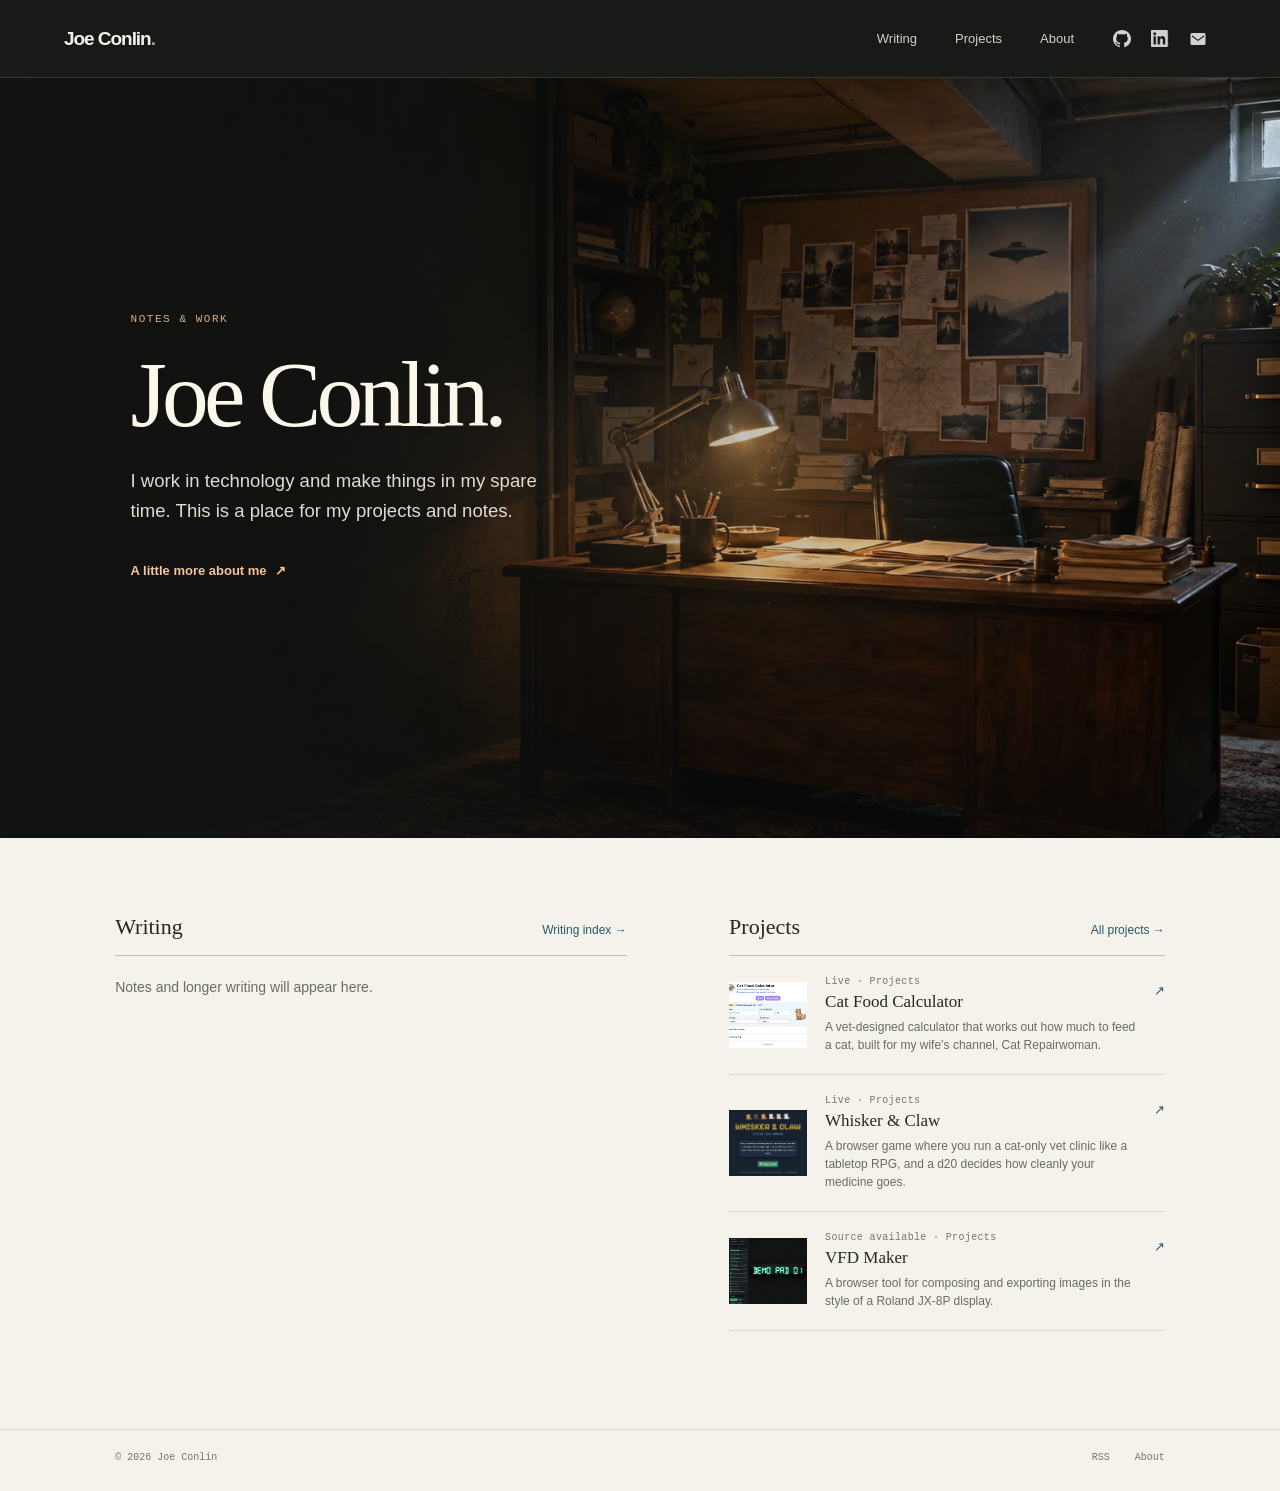
<file: index.html>
<!doctype html><html lang=en><head><meta charset=utf-8><meta name=viewport content="width=device-width,initial-scale=1"><meta name=description content="Writing, projects, and notes by Joe Conlin."><link rel=canonical href=https://joeconlin.org/><link rel=icon href=/favicon.svg type=image/svg+xml><link rel=alternate type=application/rss+xml title="Joe Conlin — notes & work" href=/index.xml><link rel=stylesheet href="/css/site.css?v=project-links"><title>Joe Conlin — notes & work</title><meta property="og:type" content="website"><meta property="og:site_name" content="Joe Conlin"><meta property="og:title" content="Joe Conlin"><meta property="og:description" content="Writing, projects, and notes by Joe Conlin."><meta property="og:url" content="https://joeconlin.org/"><meta property="og:image" content="https://joeconlin.org/office-preview-original_hu_b73acf3368f8c373.jpg"><meta property="og:image:width" content="1200"><meta property="og:image:height" content="630"><meta property="og:image:alt" content="A warmly lit, illustrated home office with a desk, bookshelves, and a corkboard."><meta name=twitter:card content="summary_large_image"><script type=application/ld+json>{"@context":"https://schema.org","@type":"Person","email":"hello@joeconlin.org","name":"Joe Conlin","sameAs":["https://github.com/joeconlin","https://www.linkedin.com/in/jtconlin/"],"url":"https://joeconlin.org/"}</script><script async src="https://www.googletagmanager.com/gtag/js?id=G-WJGXQ3BWRX"></script><script>window.dataLayer=window.dataLayer||[];function gtag(){dataLayer.push(arguments)}gtag("js",new Date),gtag("config","G-WJGXQ3BWRX")</script><meta name=theme-color content="#181a18"><link rel=stylesheet href="/office-preview/css/office-preview.css?v=project-links"><meta name=generator content="Hugo 0.168.0"></head><body class=office-page><a class=skip-link href=#office-content>Skip to content</a><header class=office-header><a class=office-mark href=/ aria-label="Joe Conlin home">Joe Conlin<span>.</span></a><div class=office-header-actions><nav aria-label="Main navigation"><a href=/writing/>Writing</a><a href=/projects/>Projects</a><a href=/about/>About</a></nav><div class=office-social-links role=group aria-label="Profiles and contact"><a class=office-social-link href=https://github.com/joeconlin rel=me aria-label=GitHub><img src=/images/github.svg width=18 height=18 alt></a><a class=office-social-link href=https://www.linkedin.com/in/jtconlin/ rel=me aria-label=LinkedIn><img src=/images/linkedin-in-bug-black.png width=18 height=18 alt></a><a class=office-social-link href=mailto:hello@joeconlin.org aria-label=Email><img src=/images/email.svg width=18 height=18 alt></a></div></div></header><main id=office-content><section class=office-hero aria-labelledby=office-title><img class=office-image src=/office-preview/images/office-preview.webp width=1672 height=941 alt="A warmly lit, illustrated home office with a desk, bookshelves, and a corkboard." fetchpriority=high decoding=async><div class=office-shade aria-hidden=true></div><div class="office-light office-light--daylight" aria-hidden=true></div><div class="office-light office-light--lamp" aria-hidden=true></div><div class=office-dust aria-hidden=true><span class=dust-cool></span><span class=dust-cool></span><span class=dust-cool></span><span class=dust-cool></span><span class=dust-warm></span><span class=dust-warm></span><span class=dust-warm></span><span class=dust-warm></span><span class=dust-warm></span><span class=dust-cool></span><span class=dust-warm></span><span class=dust-warm></span></div><div class=office-copy><p class=office-eyebrow>Notes & work</p><h1 id=office-title>Joe Conlin.</h1><p class=office-deck>I work in technology and make things in my spare time. This is a place for my projects and notes.</p><a class=office-about href=/about/>A little more about me <span aria-hidden=true>↗</span></a></div></section><section class=office-reading aria-label="Selected writing and projects"><div class=office-column><div class=office-section-heading><h2>Writing</h2><a href=/writing/>Writing index <span aria-hidden=true>→</span></a></div><p class=office-empty>Notes and longer writing will appear here.</p></div><div class=office-column><div class=office-section-heading><h2>Projects</h2><a href=/projects/>All projects <span aria-hidden=true>→</span></a></div><article class=list-row><a href=/projects/cat-food-calculator/ class=row-link><img class=row-image src=/images/cat-food-calculator.jpg alt="The Cat Food Calculator's first step, asking for a cat's name, current weight, life stage, and activity level, next to a cartoon cat." loading=lazy width=176 height=124>
<span class=row-content><span class=row-date>Live · Projects</span><span class=row-title>Cat Food Calculator</span><span class=row-summary>A vet-designed calculator that works out how much to feed a cat, built for my wife&rsquo;s channel, Cat Repairwoman.</span></span><span class=row-arrow aria-hidden=true>↗</span></a></article><article class=list-row><a href=/projects/whisker-and-claw/ class=row-link><img class=row-image src=/images/whisker-and-claw.jpg alt="The Whisker & Claw title screen, with six pixel-art cats above the yellow title and a green New Game button." loading=lazy width=176 height=124>
<span class=row-content><span class=row-date>Live · Projects</span><span class=row-title>Whisker & Claw</span><span class=row-summary>A browser game where you run a cat-only vet clinic like a tabletop RPG, and a d20 decides how cleanly your medicine goes.</span></span><span class=row-arrow aria-hidden=true>↗</span></a></article><article class=list-row><a href=/projects/vfd-maker/ class=row-link><img class=row-image src=/images/vfd-maker-demo.jpg alt="VFD Maker open with a fictional “DEMO PAD 01” line displayed in green segmented lettering." loading=lazy width=176 height=124>
<span class=row-content><span class=row-date>Source available · Projects</span><span class=row-title>VFD Maker</span><span class=row-summary>A browser tool for composing and exporting images in the style of a Roland JX-8P display.</span></span><span class=row-arrow aria-hidden=true>↗</span></a></article></div></section></main><footer class=office-footer><span>© 2026 Joe Conlin</span><a href=/index.xml>RSS</a><a href=/about/>About</a></footer><script src="/office-preview/js/office-preview.js?v=motion-1024" defer></script></body></html>
</file>
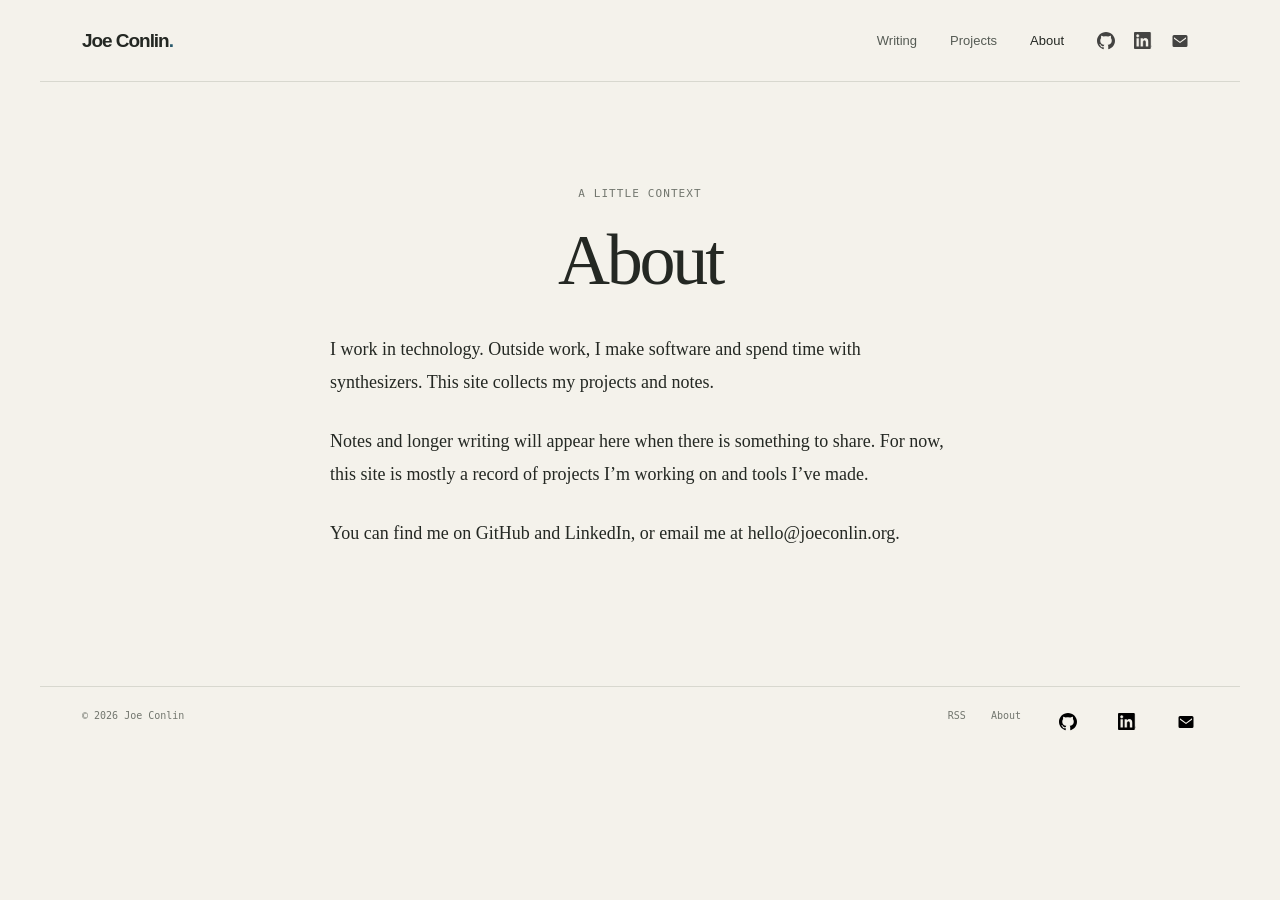
<file: about/index.html>
<!doctype html><html lang=en><head><meta charset=utf-8><meta name=viewport content="width=device-width,initial-scale=1"><meta name=description content="I work in technology. Outside work, I make software and spend time with synthesizers. This site collects my projects and notes.
Notes and longer writing will appear here when there is something to share. For now, this site is mostly a record of projects I’m working on and tools I’ve made.
You can find me on GitHub and LinkedIn, or email me at hello@joeconlin.org.
"><link rel=canonical href=https://joeconlin.org/about/><link rel=icon href=/favicon.svg type=image/svg+xml><link rel=alternate type=application/rss+xml title="Joe Conlin — notes & work" href=/index.xml><link rel=stylesheet href="/css/site.css?v=project-links"><title>About — Joe Conlin — notes & work</title><meta property="og:type" content="article"><meta property="og:site_name" content="Joe Conlin"><meta property="og:title" content="About"><meta property="og:description" content="I work in technology. Outside work, I make software and spend time with synthesizers. This site collects my projects and notes.
Notes and longer writing will appear here when there is something to share. For now, this site is mostly a record of projects I’m working on and tools I’ve made.
You can find me on GitHub and LinkedIn, or email me at hello@joeconlin.org.
"><meta property="og:url" content="https://joeconlin.org/about/"><meta property="og:image" content="https://joeconlin.org/office-preview-original_hu_b73acf3368f8c373.jpg"><meta property="og:image:width" content="1200"><meta property="og:image:height" content="630"><meta property="og:image:alt" content="A warmly lit, illustrated home office with a desk, bookshelves, and a corkboard."><meta name=twitter:card content="summary_large_image"><script async src="https://www.googletagmanager.com/gtag/js?id=G-WJGXQ3BWRX"></script><script>window.dataLayer=window.dataLayer||[];function gtag(){dataLayer.push(arguments)}gtag("js",new Date),gtag("config","G-WJGXQ3BWRX")</script></head><body><header class=site-header><a class=wordmark href=/ aria-label="Joe Conlin home">Joe Conlin<span class=wordmark-dot>.</span></a><div class=header-actions><nav aria-label="Main navigation"><a href=/writing/>Writing</a><a href=/projects/>Projects</a><a href=/about/ aria-current=page>About</a></nav><div class=header-social-links role=group aria-label="Profiles and contact"><a class=header-social-link href=https://github.com/joeconlin rel=me aria-label=GitHub><img src=/images/github.svg width=18 height=18 alt></a><a class=header-social-link href=https://www.linkedin.com/in/jtconlin/ rel=me aria-label=LinkedIn><img src=/images/linkedin-in-bug-black.png width=18 height=18 alt></a><a class=header-social-link href=mailto:hello@joeconlin.org aria-label=Email><img src=/images/email.svg width=18 height=18 alt></a></div></div></header><main class=article-main><article><header class=article-heading><p class=eyebrow>A little context</p><h1>About</h1></header><div class=prose><p>I work in technology. Outside work, I make software and spend time with synthesizers. This site collects my projects and notes.</p><p>Notes and longer writing will appear here when there is something to share. For now, this site is mostly a record of projects I’m working on and tools I’ve made.</p><p>You can find me on <a href=https://github.com/joeconlin>GitHub</a> and <a href=https://www.linkedin.com/in/jtconlin/>LinkedIn</a>, or email me at <a href=mailto:hello@joeconlin.org>hello@joeconlin.org</a>.</p></div></article></main><footer class=site-footer><span>© 2026 Joe Conlin</span><a href=/index.xml>RSS</a><a href=/about/>About</a><a class=profile-icon-link href=https://github.com/joeconlin rel=me aria-label=GitHub><img src=/images/github.svg width=18 height=18 alt></a><a class=profile-icon-link href=https://www.linkedin.com/in/jtconlin/ rel=me aria-label=LinkedIn><img src=/images/linkedin-in-bug-black.png width=18 height=18 alt></a><a class=profile-icon-link href=mailto:hello@joeconlin.org aria-label=Email><img src=/images/email.svg width=18 height=18 alt></a></footer></body></html>
</file>
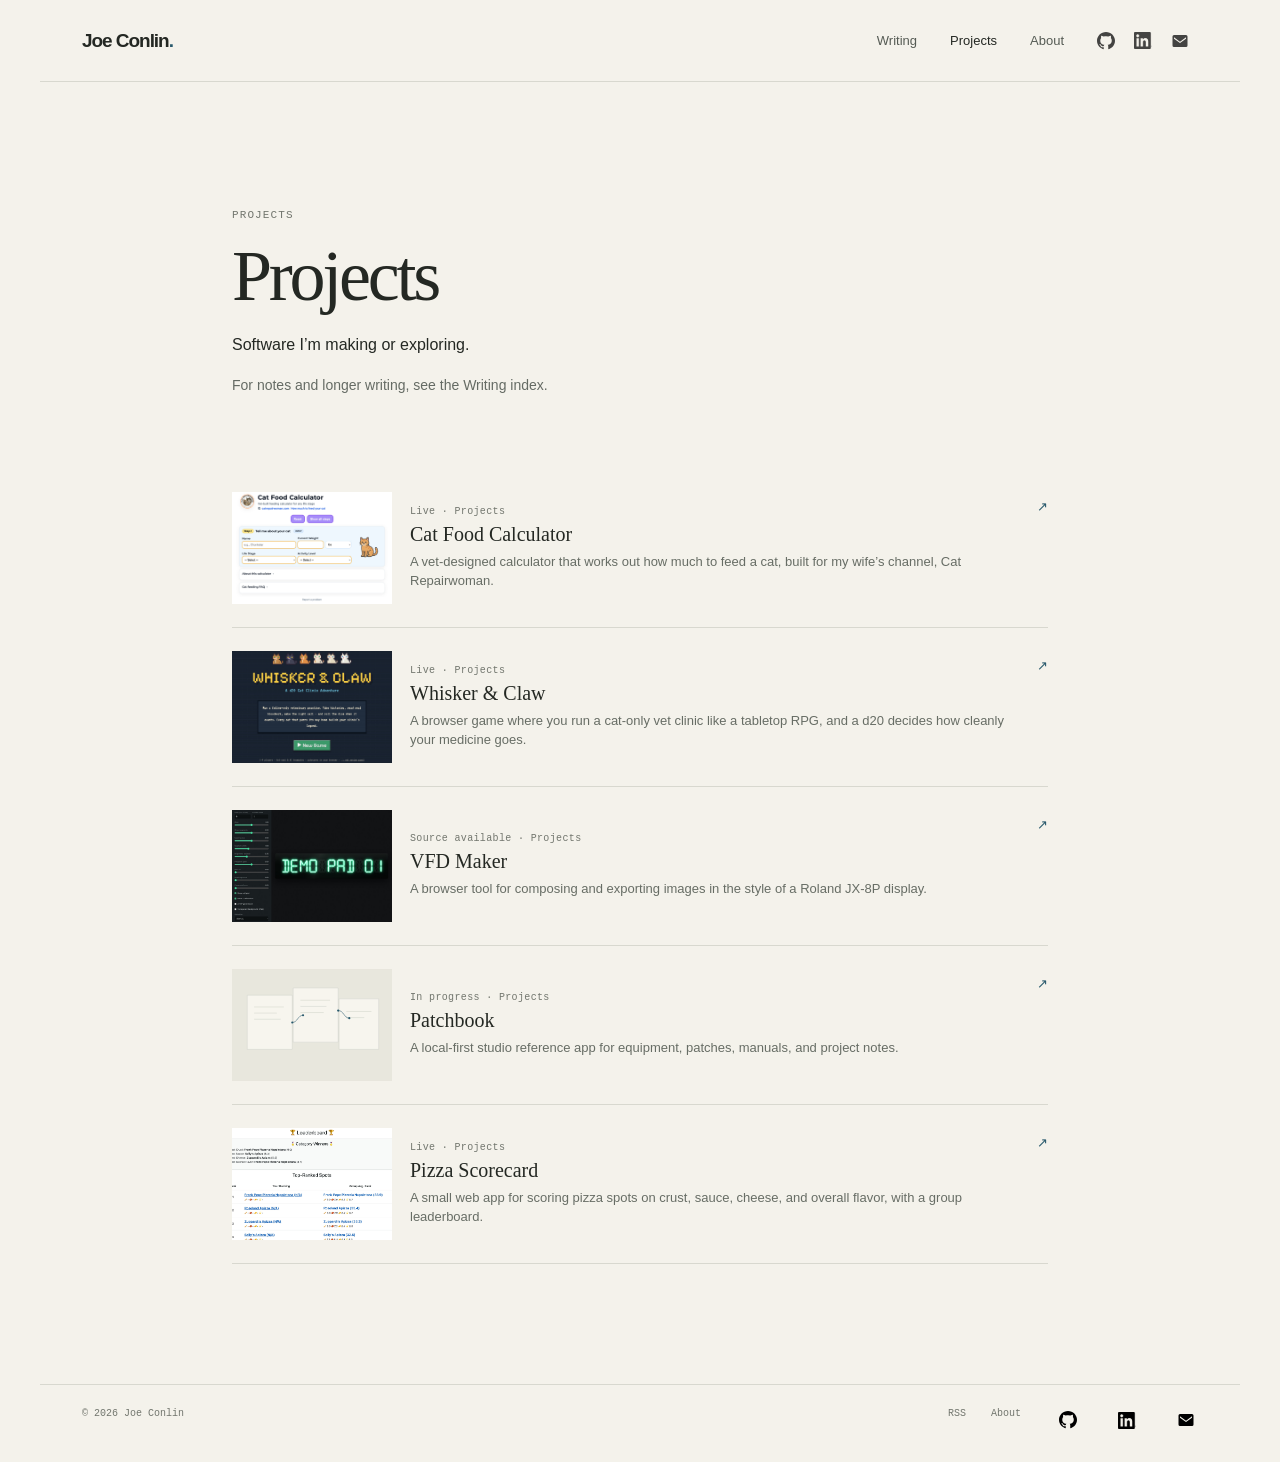
<file: projects/index.html>
<!doctype html><html lang=en><head><meta charset=utf-8><meta name=viewport content="width=device-width,initial-scale=1"><meta name=description content="Software I’m making or exploring."><link rel=canonical href=https://joeconlin.org/projects/><link rel=icon href=/favicon.svg type=image/svg+xml><link rel=alternate type=application/rss+xml title="Joe Conlin — notes & work" href=/index.xml><link rel=stylesheet href="/css/site.css?v=project-links"><title>Projects — Joe Conlin — notes & work</title><meta property="og:type" content="website"><meta property="og:site_name" content="Joe Conlin"><meta property="og:title" content="Projects"><meta property="og:description" content="Software I’m making or exploring."><meta property="og:url" content="https://joeconlin.org/projects/"><meta property="og:image" content="https://joeconlin.org/office-preview-original_hu_b73acf3368f8c373.jpg"><meta property="og:image:width" content="1200"><meta property="og:image:height" content="630"><meta property="og:image:alt" content="A warmly lit, illustrated home office with a desk, bookshelves, and a corkboard."><meta name=twitter:card content="summary_large_image"><script async src="https://www.googletagmanager.com/gtag/js?id=G-WJGXQ3BWRX"></script><script>window.dataLayer=window.dataLayer||[];function gtag(){dataLayer.push(arguments)}gtag("js",new Date),gtag("config","G-WJGXQ3BWRX")</script></head><body><header class=site-header><a class=wordmark href=/ aria-label="Joe Conlin home">Joe Conlin<span class=wordmark-dot>.</span></a><div class=header-actions><nav aria-label="Main navigation"><a href=/writing/>Writing</a><a href=/projects/ aria-current=page>Projects</a><a href=/about/>About</a></nav><div class=header-social-links role=group aria-label="Profiles and contact"><a class=header-social-link href=https://github.com/joeconlin rel=me aria-label=GitHub><img src=/images/github.svg width=18 height=18 alt></a><a class=header-social-link href=https://www.linkedin.com/in/jtconlin/ rel=me aria-label=LinkedIn><img src=/images/linkedin-in-bug-black.png width=18 height=18 alt></a><a class=header-social-link href=mailto:hello@joeconlin.org aria-label=Email><img src=/images/email.svg width=18 height=18 alt></a></div></div></header><main class=page-main><header class=page-heading><p class=eyebrow>Projects</p><h1>Projects</h1><p>Software I’m making or exploring.</p><div class=list-intro><p>For notes and longer writing, see the <a href=../writing/>Writing index</a>.</p></div></header><div class=list-rows><article class=list-row><a href=/projects/cat-food-calculator/ class=row-link><img class=row-image src=/images/cat-food-calculator.jpg alt="The Cat Food Calculator's first step, asking for a cat's name, current weight, life stage, and activity level, next to a cartoon cat." loading=lazy width=176 height=124>
<span class=row-content><span class=row-date>Live · Projects</span><span class=row-title>Cat Food Calculator</span><span class=row-summary>A vet-designed calculator that works out how much to feed a cat, built for my wife&rsquo;s channel, Cat Repairwoman.</span></span><span class=row-arrow aria-hidden=true>↗</span></a></article><article class=list-row><a href=/projects/whisker-and-claw/ class=row-link><img class=row-image src=/images/whisker-and-claw.jpg alt="The Whisker & Claw title screen, with six pixel-art cats above the yellow title and a green New Game button." loading=lazy width=176 height=124>
<span class=row-content><span class=row-date>Live · Projects</span><span class=row-title>Whisker & Claw</span><span class=row-summary>A browser game where you run a cat-only vet clinic like a tabletop RPG, and a d20 decides how cleanly your medicine goes.</span></span><span class=row-arrow aria-hidden=true>↗</span></a></article><article class=list-row><a href=/projects/vfd-maker/ class=row-link><img class=row-image src=/images/vfd-maker-demo.jpg alt="VFD Maker open with a fictional “DEMO PAD 01” line displayed in green segmented lettering." loading=lazy width=176 height=124>
<span class=row-content><span class=row-date>Source available · Projects</span><span class=row-title>VFD Maker</span><span class=row-summary>A browser tool for composing and exporting images in the style of a Roland JX-8P display.</span></span><span class=row-arrow aria-hidden=true>↗</span></a></article><article class=list-row><a href=/projects/patchbook/ class=row-link><img class=row-image src=/images/patchbook-study.svg alt="Abstract original illustration of linked reference notes." loading=lazy width=176 height=124>
<span class=row-content><span class=row-date>In progress · Projects</span><span class=row-title>Patchbook</span><span class=row-summary>A local-first studio reference app for equipment, patches, manuals, and project notes.</span></span><span class=row-arrow aria-hidden=true>↗</span></a></article><article class=list-row><a href=/projects/pizza-scorecard/ class=row-link><img class=row-image src=/images/pizza-scorecard.jpg alt="The Pizza Scorecard leaderboard, with category winners and top-ranked New Haven pizza spots led by Frank Pepe Pizzeria Napoletana." loading=lazy width=176 height=124>
<span class=row-content><span class=row-date>Live · Projects</span><span class=row-title>Pizza Scorecard</span><span class=row-summary>A small web app for scoring pizza spots on crust, sauce, cheese, and overall flavor, with a group leaderboard.</span></span><span class=row-arrow aria-hidden=true>↗</span></a></article></div></main><footer class=site-footer><span>© 2026 Joe Conlin</span><a href=/index.xml>RSS</a><a href=/about/>About</a><a class=profile-icon-link href=https://github.com/joeconlin rel=me aria-label=GitHub><img src=/images/github.svg width=18 height=18 alt></a><a class=profile-icon-link href=https://www.linkedin.com/in/jtconlin/ rel=me aria-label=LinkedIn><img src=/images/linkedin-in-bug-black.png width=18 height=18 alt></a><a class=profile-icon-link href=mailto:hello@joeconlin.org aria-label=Email><img src=/images/email.svg width=18 height=18 alt></a></footer></body></html>
</file>
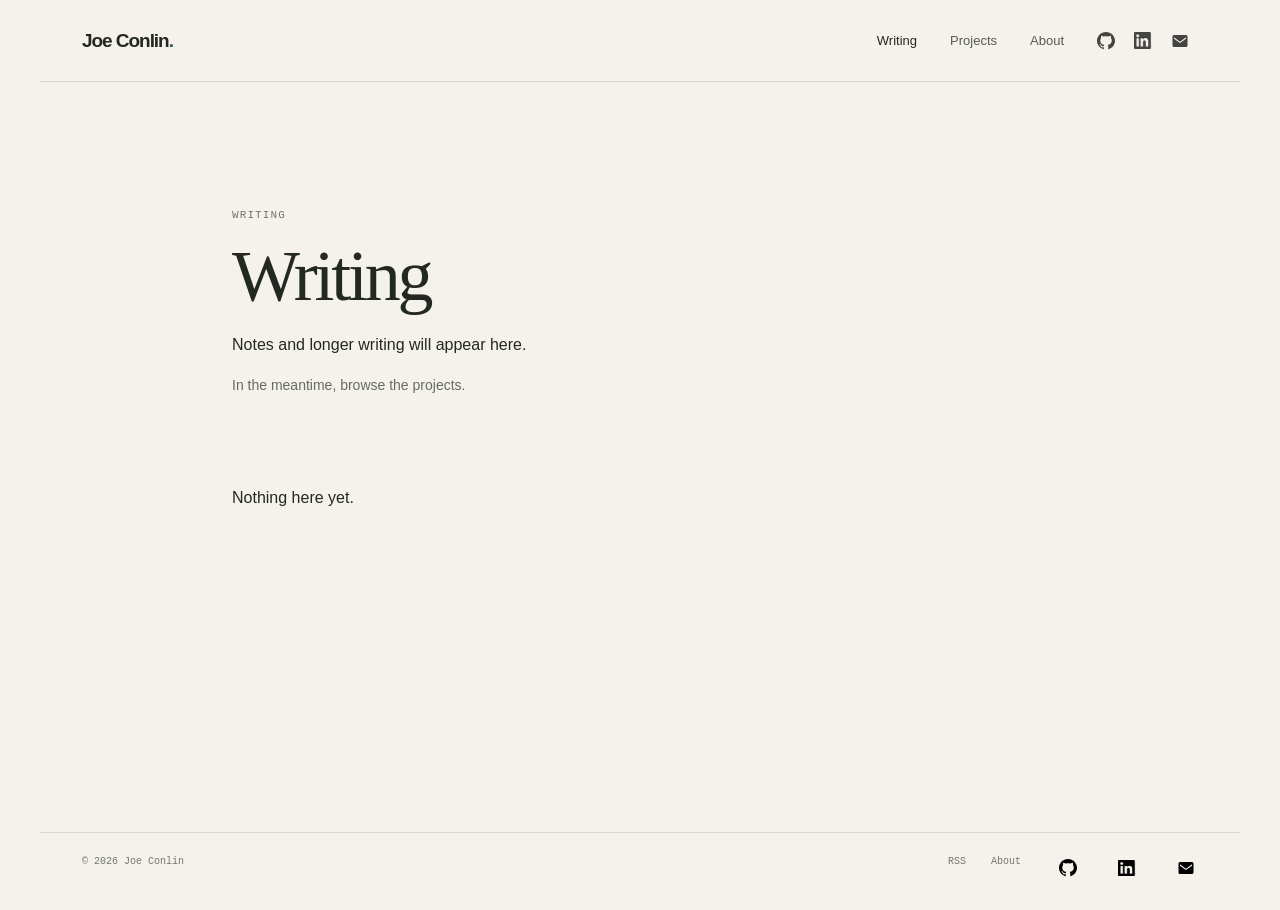
<file: writing/index.html>
<!doctype html><html lang=en><head><meta charset=utf-8><meta name=viewport content="width=device-width,initial-scale=1"><meta name=description content="Notes and longer writing will appear here."><link rel=canonical href=https://joeconlin.org/writing/><link rel=icon href=/favicon.svg type=image/svg+xml><link rel=alternate type=application/rss+xml title="Joe Conlin — notes & work" href=/index.xml><link rel=stylesheet href="/css/site.css?v=project-links"><title>Writing — Joe Conlin — notes & work</title><meta property="og:type" content="website"><meta property="og:site_name" content="Joe Conlin"><meta property="og:title" content="Writing"><meta property="og:description" content="Notes and longer writing will appear here."><meta property="og:url" content="https://joeconlin.org/writing/"><meta property="og:image" content="https://joeconlin.org/office-preview-original_hu_b73acf3368f8c373.jpg"><meta property="og:image:width" content="1200"><meta property="og:image:height" content="630"><meta property="og:image:alt" content="A warmly lit, illustrated home office with a desk, bookshelves, and a corkboard."><meta name=twitter:card content="summary_large_image"><script async src="https://www.googletagmanager.com/gtag/js?id=G-WJGXQ3BWRX"></script><script>window.dataLayer=window.dataLayer||[];function gtag(){dataLayer.push(arguments)}gtag("js",new Date),gtag("config","G-WJGXQ3BWRX")</script></head><body><header class=site-header><a class=wordmark href=/ aria-label="Joe Conlin home">Joe Conlin<span class=wordmark-dot>.</span></a><div class=header-actions><nav aria-label="Main navigation"><a href=/writing/ aria-current=page>Writing</a><a href=/projects/>Projects</a><a href=/about/>About</a></nav><div class=header-social-links role=group aria-label="Profiles and contact"><a class=header-social-link href=https://github.com/joeconlin rel=me aria-label=GitHub><img src=/images/github.svg width=18 height=18 alt></a><a class=header-social-link href=https://www.linkedin.com/in/jtconlin/ rel=me aria-label=LinkedIn><img src=/images/linkedin-in-bug-black.png width=18 height=18 alt></a><a class=header-social-link href=mailto:hello@joeconlin.org aria-label=Email><img src=/images/email.svg width=18 height=18 alt></a></div></div></header><main class=page-main><header class=page-heading><p class=eyebrow>Writing</p><h1>Writing</h1><p>Notes and longer writing will appear here.</p><div class=list-intro><p>In the meantime, <a href=../projects/>browse the projects</a>.</p></div></header><div class=list-rows><p>Nothing here yet.</p></div></main><footer class=site-footer><span>© 2026 Joe Conlin</span><a href=/index.xml>RSS</a><a href=/about/>About</a><a class=profile-icon-link href=https://github.com/joeconlin rel=me aria-label=GitHub><img src=/images/github.svg width=18 height=18 alt></a><a class=profile-icon-link href=https://www.linkedin.com/in/jtconlin/ rel=me aria-label=LinkedIn><img src=/images/linkedin-in-bug-black.png width=18 height=18 alt></a><a class=profile-icon-link href=mailto:hello@joeconlin.org aria-label=Email><img src=/images/email.svg width=18 height=18 alt></a></footer></body></html>
</file>
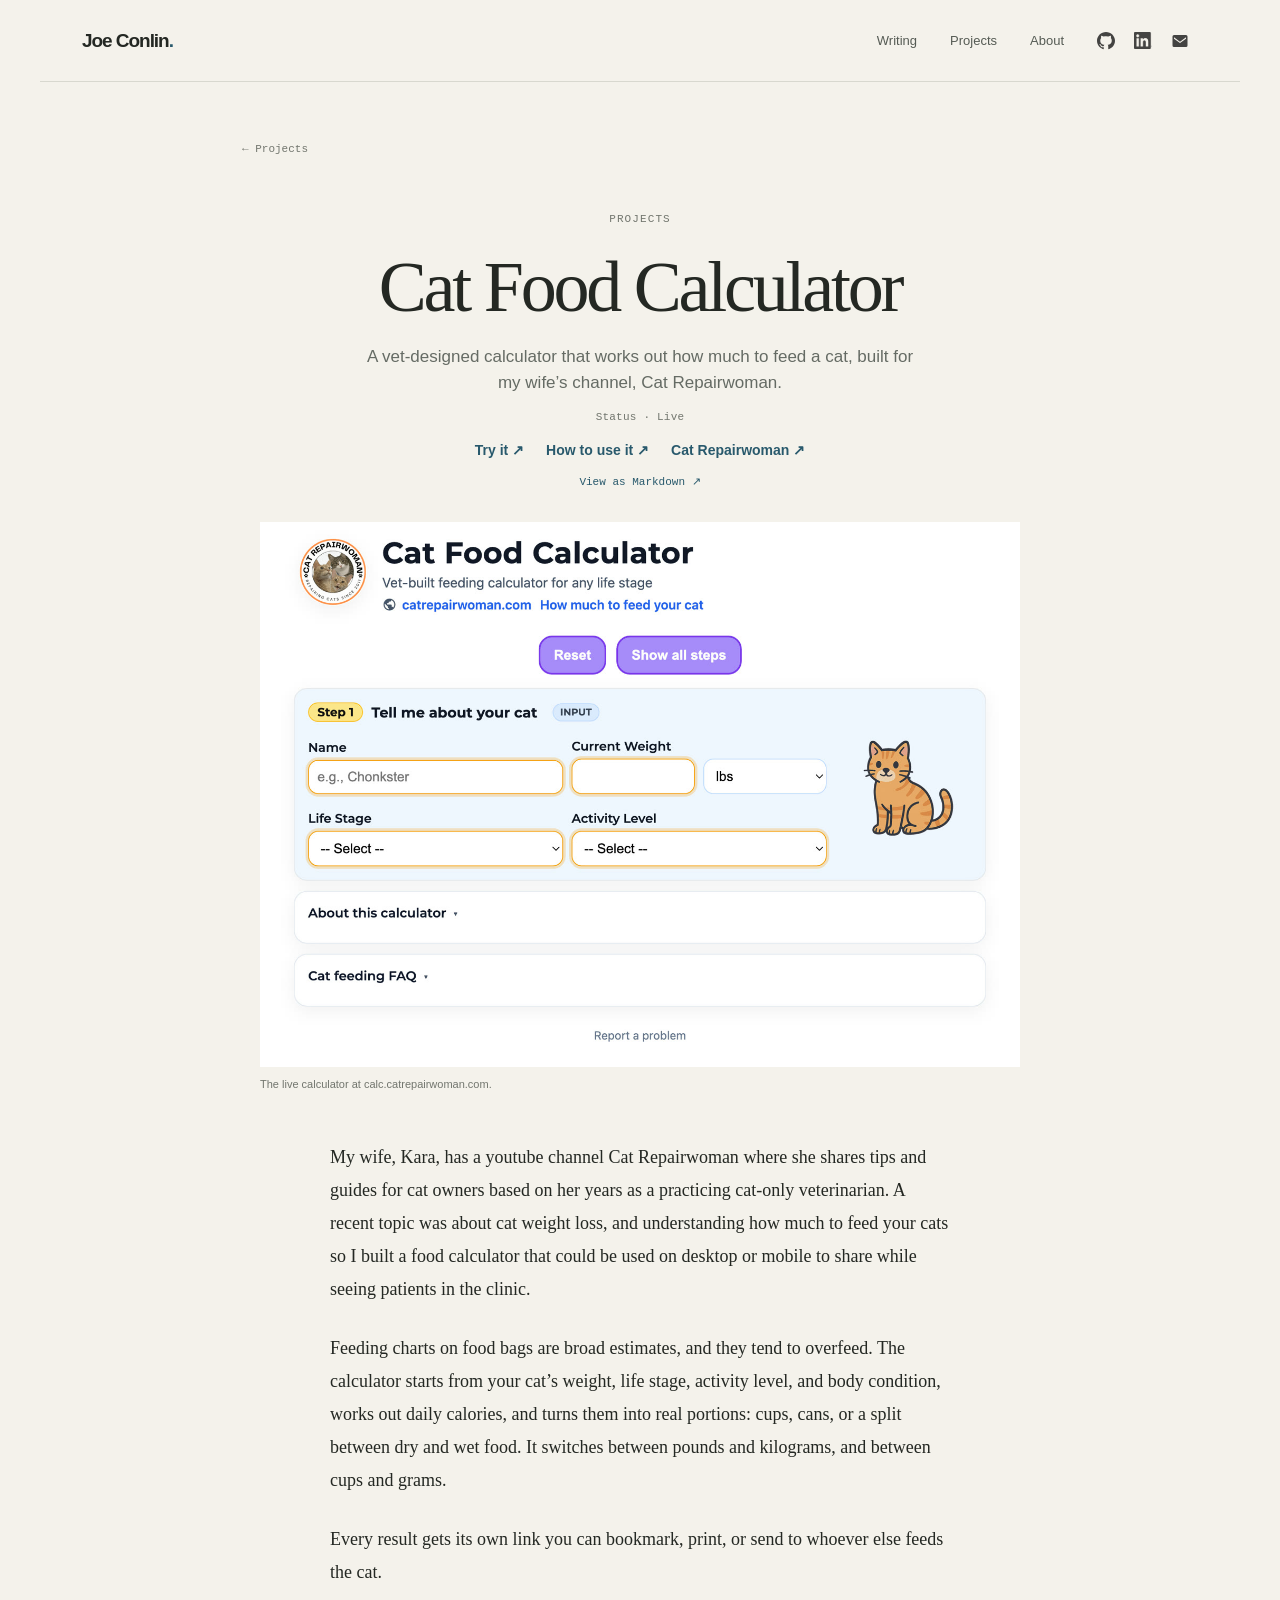
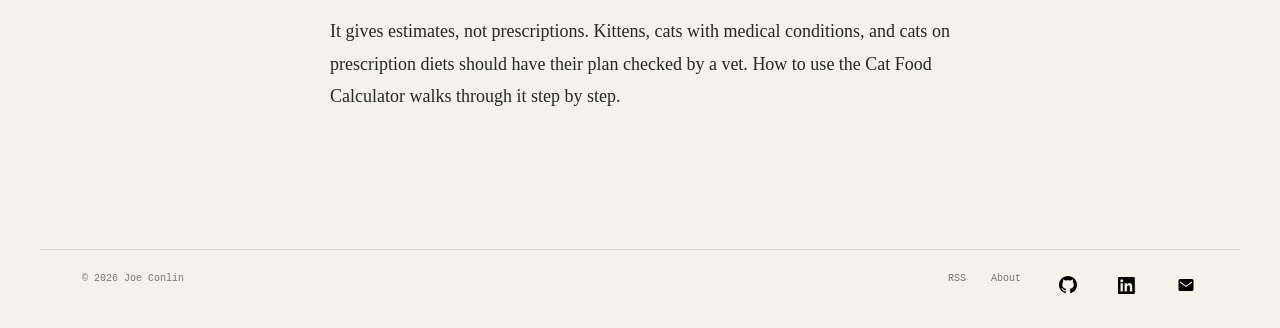
<file: projects/cat-food-calculator/index.html>
<!doctype html><html lang=en><head><meta charset=utf-8><meta name=viewport content="width=device-width,initial-scale=1"><meta name=description content="A vet-designed calculator that works out how much to feed a cat, built for my wife&rsquo;s channel, Cat Repairwoman."><link rel=canonical href=https://joeconlin.org/projects/cat-food-calculator/><link rel=icon href=/favicon.svg type=image/svg+xml><link rel=alternate type=application/rss+xml title="Joe Conlin — notes & work" href=/index.xml><link rel=stylesheet href="/css/site.css?v=project-links"><title>Cat Food Calculator — Joe Conlin — notes & work</title><meta property="og:type" content="article"><meta property="og:site_name" content="Joe Conlin"><meta property="og:title" content="Cat Food Calculator"><meta property="og:description" content="A vet-designed calculator that works out how much to feed a cat, built for my wife&rsquo;s channel, Cat Repairwoman."><meta property="og:url" content="https://joeconlin.org/projects/cat-food-calculator/"><meta property="og:image" content="https://joeconlin.org/images/cat-food-calculator.jpg"><meta property="og:image:width" content="1440"><meta property="og:image:height" content="1032"><meta property="og:image:alt" content="The Cat Food Calculator's first step, asking for a cat's name, current weight, life stage, and activity level, next to a cartoon cat."><meta name=twitter:card content="summary_large_image"><script async src="https://www.googletagmanager.com/gtag/js?id=G-WJGXQ3BWRX"></script><script>window.dataLayer=window.dataLayer||[];function gtag(){dataLayer.push(arguments)}gtag("js",new Date),gtag("config","G-WJGXQ3BWRX")</script></head><body><header class=site-header><a class=wordmark href=/ aria-label="Joe Conlin home">Joe Conlin<span class=wordmark-dot>.</span></a><div class=header-actions><nav aria-label="Main navigation"><a href=/writing/>Writing</a><a href=/projects/>Projects</a><a href=/about/>About</a></nav><div class=header-social-links role=group aria-label="Profiles and contact"><a class=header-social-link href=https://github.com/joeconlin rel=me aria-label=GitHub><img src=/images/github.svg width=18 height=18 alt></a><a class=header-social-link href=https://www.linkedin.com/in/jtconlin/ rel=me aria-label=LinkedIn><img src=/images/linkedin-in-bug-black.png width=18 height=18 alt></a><a class=header-social-link href=mailto:hello@joeconlin.org aria-label=Email><img src=/images/email.svg width=18 height=18 alt></a></div></div></header><main class=article-main><a class=back-link href=/projects/>← Projects</a><article><header class=article-heading><p class=eyebrow>Projects</p><h1>Cat Food Calculator</h1><p class=article-deck>A vet-designed calculator that works out how much to feed a cat, built for my wife&rsquo;s channel, Cat Repairwoman.</p><p class=article-status>Status · Live</p><p class=project-links><a href=https://calc.catrepairwoman.com>Try it <span aria-hidden=true>↗</span></a><a href=https://catrepairwoman.com/how-to-use-cat-food-calculator/>How to use it <span aria-hidden=true>↗</span></a><a href=https://catrepairwoman.com>Cat Repairwoman <span aria-hidden=true>↗</span></a></p><p class=markdown-version><a href=/projects/cat-food-calculator/index.md>View as Markdown <span aria-hidden=true>↗</span></a></p></header><figure class="figure figure-wide lead-figure"><img src=/images/cat-food-calculator.jpg alt="The Cat Food Calculator's first step, asking for a cat's name, current weight, life stage, and activity level, next to a cartoon cat." width=1440 height=1032><figcaption>The live calculator at calc.catrepairwoman.com.</figcaption></figure><div class=prose><p>My wife, Kara, has a youtube channel <a href=https://catrepairwoman.com>Cat Repairwoman</a> where she shares tips and guides for cat owners based on her years as a practicing cat-only veterinarian. A recent topic was about cat weight loss, and understanding how much to feed your cats so I built a food calculator that could be used on desktop or mobile to share while seeing patients in the clinic.</p><p>Feeding charts on food bags are broad estimates, and they tend to overfeed. The calculator starts from your cat&rsquo;s weight, life stage, activity level, and body condition, works out daily calories, and turns them into real portions: cups, cans, or a split between dry and wet food. It switches between pounds and kilograms, and between cups and grams.</p><p>Every result gets its own link you can bookmark, print, or send to whoever else feeds the cat.</p><p>It gives estimates, not prescriptions. Kittens, cats with medical conditions, and cats on prescription diets should have their plan checked by a vet. <a href=https://catrepairwoman.com/how-to-use-cat-food-calculator/>How to use the Cat Food Calculator</a> walks through it step by step.</p></div></article></main><footer class=site-footer><span>© 2026 Joe Conlin</span><a href=/index.xml>RSS</a><a href=/about/>About</a><a class=profile-icon-link href=https://github.com/joeconlin rel=me aria-label=GitHub><img src=/images/github.svg width=18 height=18 alt></a><a class=profile-icon-link href=https://www.linkedin.com/in/jtconlin/ rel=me aria-label=LinkedIn><img src=/images/linkedin-in-bug-black.png width=18 height=18 alt></a><a class=profile-icon-link href=mailto:hello@joeconlin.org aria-label=Email><img src=/images/email.svg width=18 height=18 alt></a></footer></body></html>
</file>
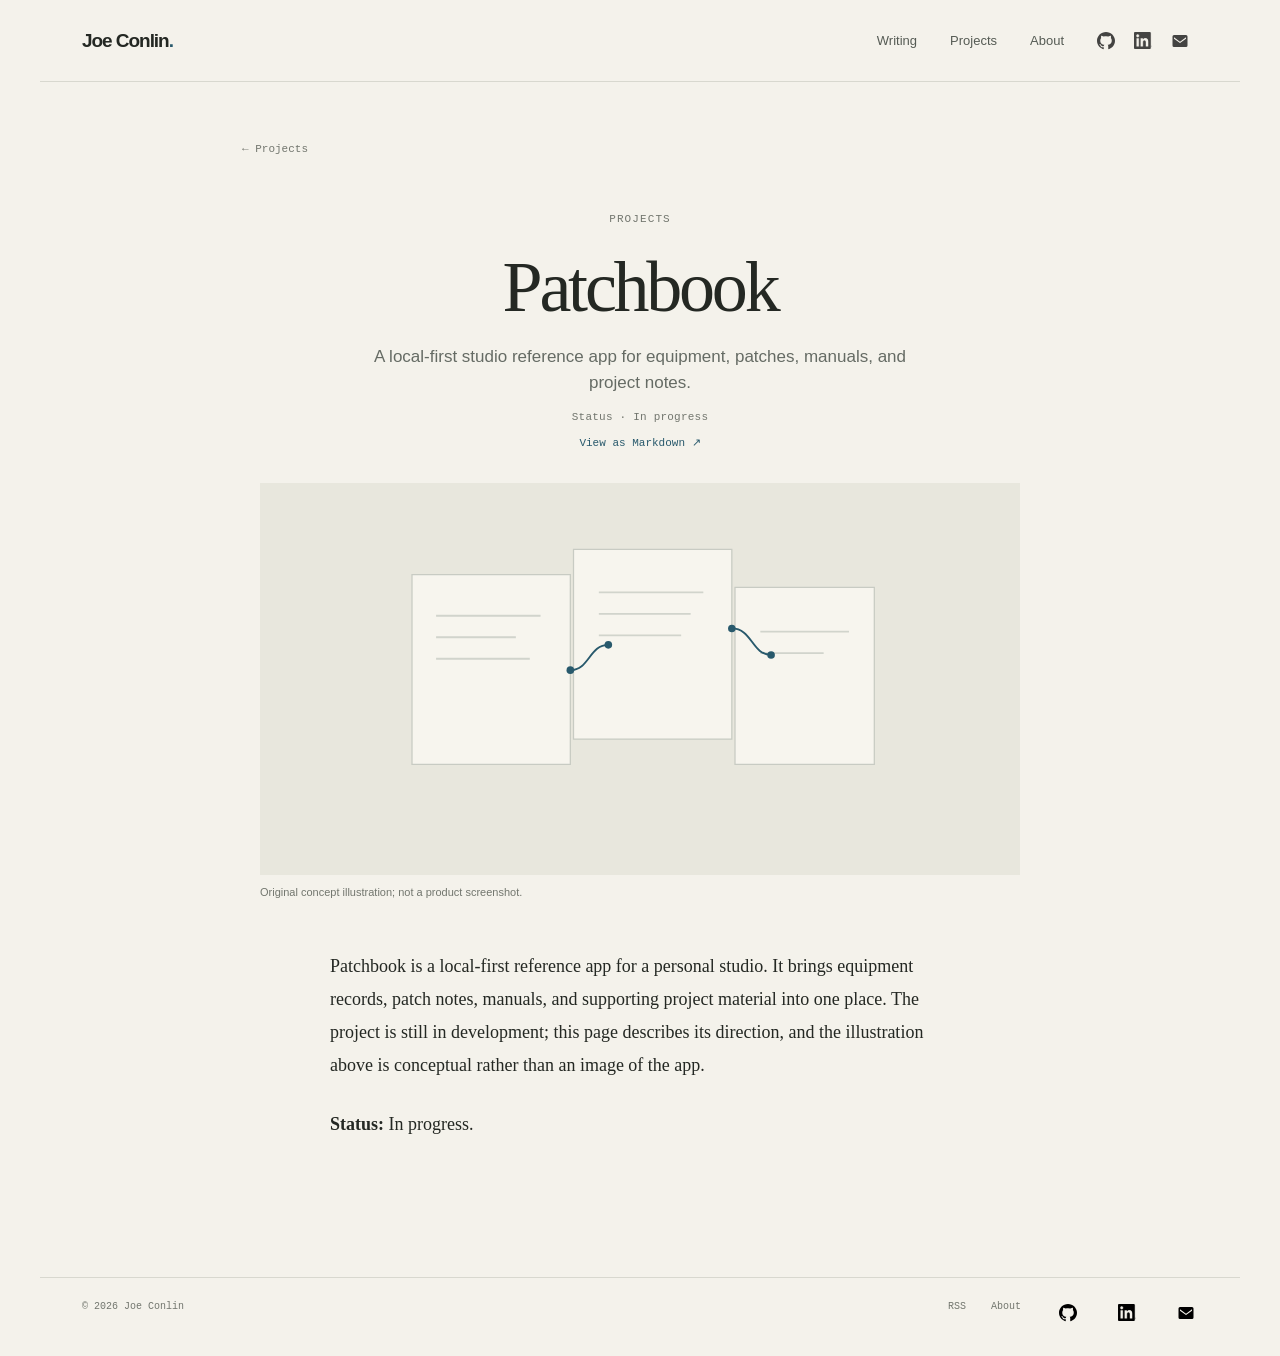
<file: projects/patchbook/index.html>
<!doctype html><html lang=en><head><meta charset=utf-8><meta name=viewport content="width=device-width,initial-scale=1"><meta name=description content="A local-first studio reference app for equipment, patches, manuals, and project notes."><link rel=canonical href=https://joeconlin.org/projects/patchbook/><link rel=icon href=/favicon.svg type=image/svg+xml><link rel=alternate type=application/rss+xml title="Joe Conlin — notes & work" href=/index.xml><link rel=stylesheet href="/css/site.css?v=project-links"><title>Patchbook — Joe Conlin — notes & work</title><meta property="og:type" content="article"><meta property="og:site_name" content="Joe Conlin"><meta property="og:title" content="Patchbook"><meta property="og:description" content="A local-first studio reference app for equipment, patches, manuals, and project notes."><meta property="og:url" content="https://joeconlin.org/projects/patchbook/"><meta property="og:image" content="https://joeconlin.org/office-preview-original_hu_b73acf3368f8c373.jpg"><meta property="og:image:width" content="1200"><meta property="og:image:height" content="630"><meta property="og:image:alt" content="A warmly lit, illustrated home office with a desk, bookshelves, and a corkboard."><meta name=twitter:card content="summary_large_image"><script async src="https://www.googletagmanager.com/gtag/js?id=G-WJGXQ3BWRX"></script><script>window.dataLayer=window.dataLayer||[];function gtag(){dataLayer.push(arguments)}gtag("js",new Date),gtag("config","G-WJGXQ3BWRX")</script></head><body><header class=site-header><a class=wordmark href=/ aria-label="Joe Conlin home">Joe Conlin<span class=wordmark-dot>.</span></a><div class=header-actions><nav aria-label="Main navigation"><a href=/writing/>Writing</a><a href=/projects/>Projects</a><a href=/about/>About</a></nav><div class=header-social-links role=group aria-label="Profiles and contact"><a class=header-social-link href=https://github.com/joeconlin rel=me aria-label=GitHub><img src=/images/github.svg width=18 height=18 alt></a><a class=header-social-link href=https://www.linkedin.com/in/jtconlin/ rel=me aria-label=LinkedIn><img src=/images/linkedin-in-bug-black.png width=18 height=18 alt></a><a class=header-social-link href=mailto:hello@joeconlin.org aria-label=Email><img src=/images/email.svg width=18 height=18 alt></a></div></div></header><main class=article-main><a class=back-link href=/projects/>← Projects</a><article><header class=article-heading><p class=eyebrow>Projects</p><h1>Patchbook</h1><p class=article-deck>A local-first studio reference app for equipment, patches, manuals, and project notes.</p><p class=article-status>Status · In progress</p><p class=markdown-version><a href=/projects/patchbook/index.md>View as Markdown <span aria-hidden=true>↗</span></a></p></header><figure class="figure figure-wide lead-figure"><img src=/images/patchbook-study.svg alt="Abstract original illustration of linked reference notes." width=1440 height=620><figcaption>Original concept illustration; not a product screenshot.</figcaption></figure><div class=prose><p>Patchbook is a local-first reference app for a personal studio. It brings equipment records, patch notes, manuals, and supporting project material into one place. The project is still in development; this page describes its direction, and the illustration above is conceptual rather than an image of the app.</p><p><strong>Status:</strong> In progress.</p></div></article></main><footer class=site-footer><span>© 2026 Joe Conlin</span><a href=/index.xml>RSS</a><a href=/about/>About</a><a class=profile-icon-link href=https://github.com/joeconlin rel=me aria-label=GitHub><img src=/images/github.svg width=18 height=18 alt></a><a class=profile-icon-link href=https://www.linkedin.com/in/jtconlin/ rel=me aria-label=LinkedIn><img src=/images/linkedin-in-bug-black.png width=18 height=18 alt></a><a class=profile-icon-link href=mailto:hello@joeconlin.org aria-label=Email><img src=/images/email.svg width=18 height=18 alt></a></footer></body></html>
</file>
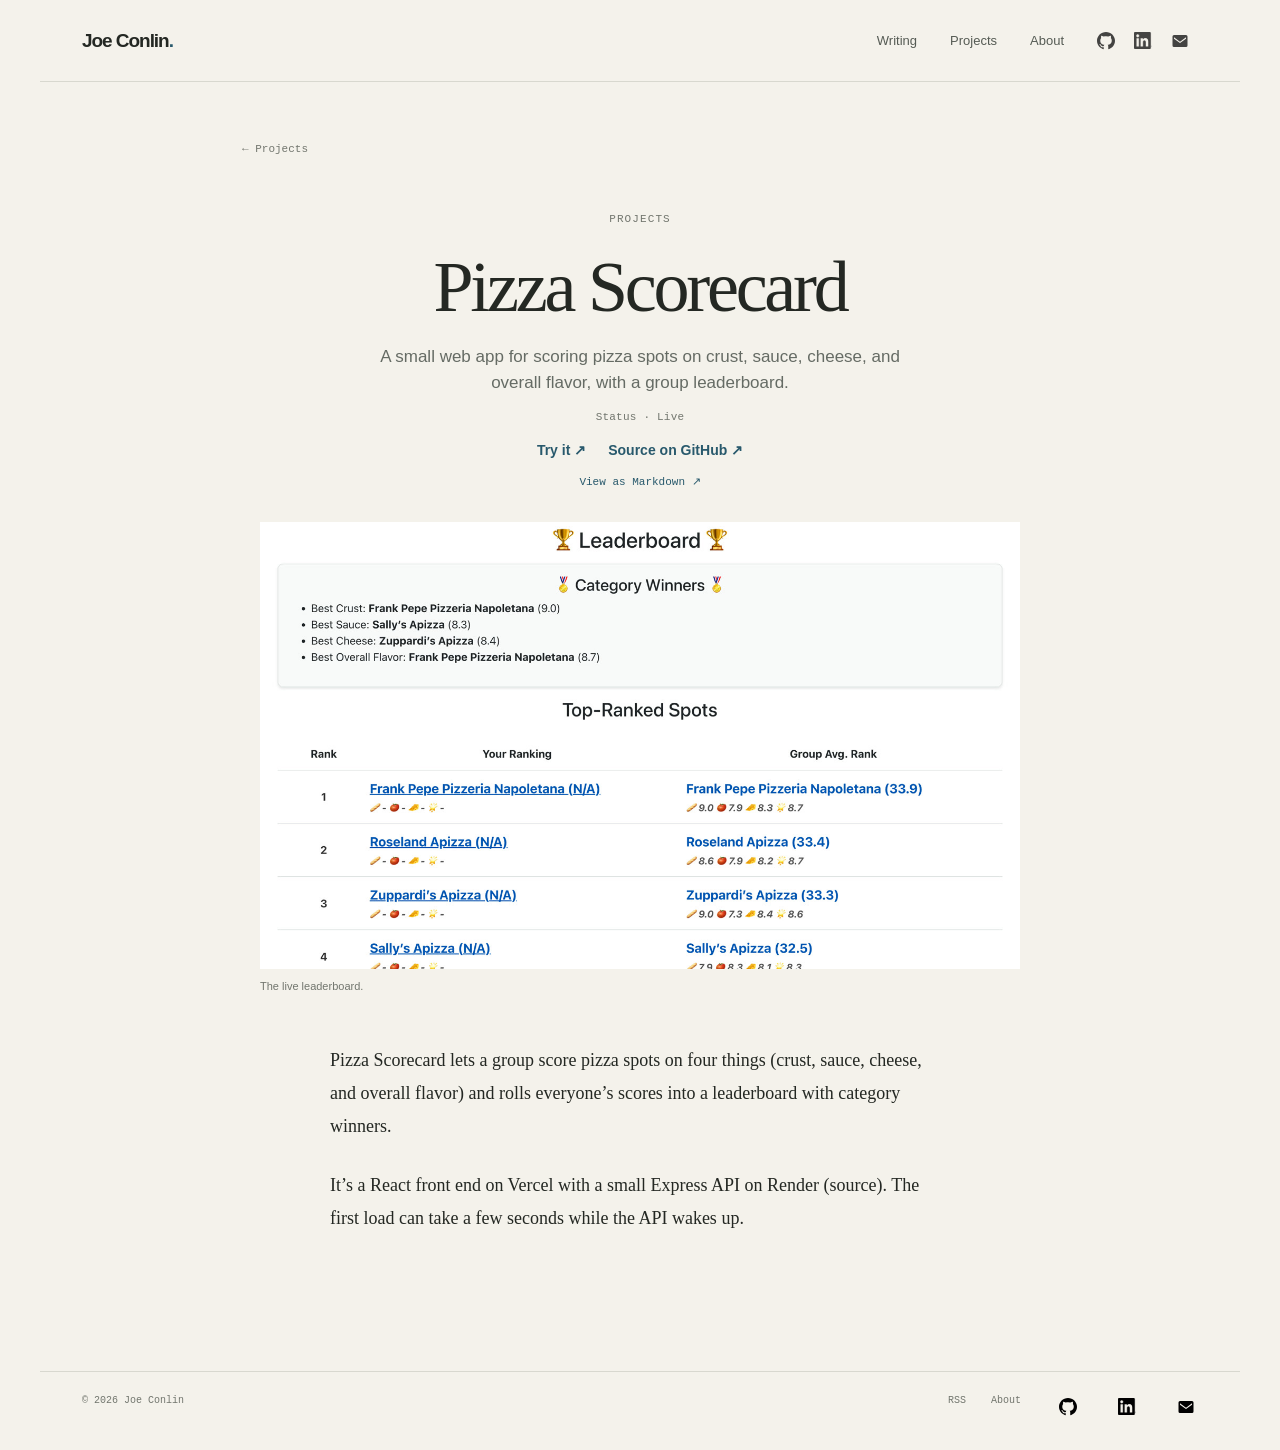
<file: projects/pizza-scorecard/index.html>
<!doctype html><html lang=en><head><meta charset=utf-8><meta name=viewport content="width=device-width,initial-scale=1"><meta name=description content="A small web app for scoring pizza spots on crust, sauce, cheese, and overall flavor, with a group leaderboard."><link rel=canonical href=https://joeconlin.org/projects/pizza-scorecard/><link rel=icon href=/favicon.svg type=image/svg+xml><link rel=alternate type=application/rss+xml title="Joe Conlin — notes & work" href=/index.xml><link rel=stylesheet href="/css/site.css?v=project-links"><title>Pizza Scorecard — Joe Conlin — notes & work</title><meta property="og:type" content="article"><meta property="og:site_name" content="Joe Conlin"><meta property="og:title" content="Pizza Scorecard"><meta property="og:description" content="A small web app for scoring pizza spots on crust, sauce, cheese, and overall flavor, with a group leaderboard."><meta property="og:url" content="https://joeconlin.org/projects/pizza-scorecard/"><meta property="og:image" content="https://joeconlin.org/images/pizza-scorecard.jpg"><meta property="og:image:width" content="1440"><meta property="og:image:height" content="848"><meta property="og:image:alt" content="The Pizza Scorecard leaderboard, with category winners and top-ranked New Haven pizza spots led by Frank Pepe Pizzeria Napoletana."><meta name=twitter:card content="summary_large_image"><script async src="https://www.googletagmanager.com/gtag/js?id=G-WJGXQ3BWRX"></script><script>window.dataLayer=window.dataLayer||[];function gtag(){dataLayer.push(arguments)}gtag("js",new Date),gtag("config","G-WJGXQ3BWRX")</script></head><body><header class=site-header><a class=wordmark href=/ aria-label="Joe Conlin home">Joe Conlin<span class=wordmark-dot>.</span></a><div class=header-actions><nav aria-label="Main navigation"><a href=/writing/>Writing</a><a href=/projects/>Projects</a><a href=/about/>About</a></nav><div class=header-social-links role=group aria-label="Profiles and contact"><a class=header-social-link href=https://github.com/joeconlin rel=me aria-label=GitHub><img src=/images/github.svg width=18 height=18 alt></a><a class=header-social-link href=https://www.linkedin.com/in/jtconlin/ rel=me aria-label=LinkedIn><img src=/images/linkedin-in-bug-black.png width=18 height=18 alt></a><a class=header-social-link href=mailto:hello@joeconlin.org aria-label=Email><img src=/images/email.svg width=18 height=18 alt></a></div></div></header><main class=article-main><a class=back-link href=/projects/>← Projects</a><article><header class=article-heading><p class=eyebrow>Projects</p><h1>Pizza Scorecard</h1><p class=article-deck>A small web app for scoring pizza spots on crust, sauce, cheese, and overall flavor, with a group leaderboard.</p><p class=article-status>Status · Live</p><p class=project-links><a href=https://pizza-ranking-frontend.vercel.app>Try it <span aria-hidden=true>↗</span></a><a href=https://github.com/joeconlin/pizza-ranking-frontend>Source on GitHub <span aria-hidden=true>↗</span></a></p><p class=markdown-version><a href=/projects/pizza-scorecard/index.md>View as Markdown <span aria-hidden=true>↗</span></a></p></header><figure class="figure figure-wide lead-figure"><img src=/images/pizza-scorecard.jpg alt="The Pizza Scorecard leaderboard, with category winners and top-ranked New Haven pizza spots led by Frank Pepe Pizzeria Napoletana." width=1440 height=848><figcaption>The live leaderboard.</figcaption></figure><div class=prose><p>Pizza Scorecard lets a group score pizza spots on four things (crust, sauce, cheese, and overall flavor) and rolls everyone&rsquo;s scores into a leaderboard with category winners.</p><p>It&rsquo;s a React front end on Vercel with a small Express API on Render (<a href=https://github.com/joeconlin/pizza-ranking-backend>source</a>). The first load can take a few seconds while the API wakes up.</p></div></article></main><footer class=site-footer><span>© 2026 Joe Conlin</span><a href=/index.xml>RSS</a><a href=/about/>About</a><a class=profile-icon-link href=https://github.com/joeconlin rel=me aria-label=GitHub><img src=/images/github.svg width=18 height=18 alt></a><a class=profile-icon-link href=https://www.linkedin.com/in/jtconlin/ rel=me aria-label=LinkedIn><img src=/images/linkedin-in-bug-black.png width=18 height=18 alt></a><a class=profile-icon-link href=mailto:hello@joeconlin.org aria-label=Email><img src=/images/email.svg width=18 height=18 alt></a></footer></body></html>
</file>
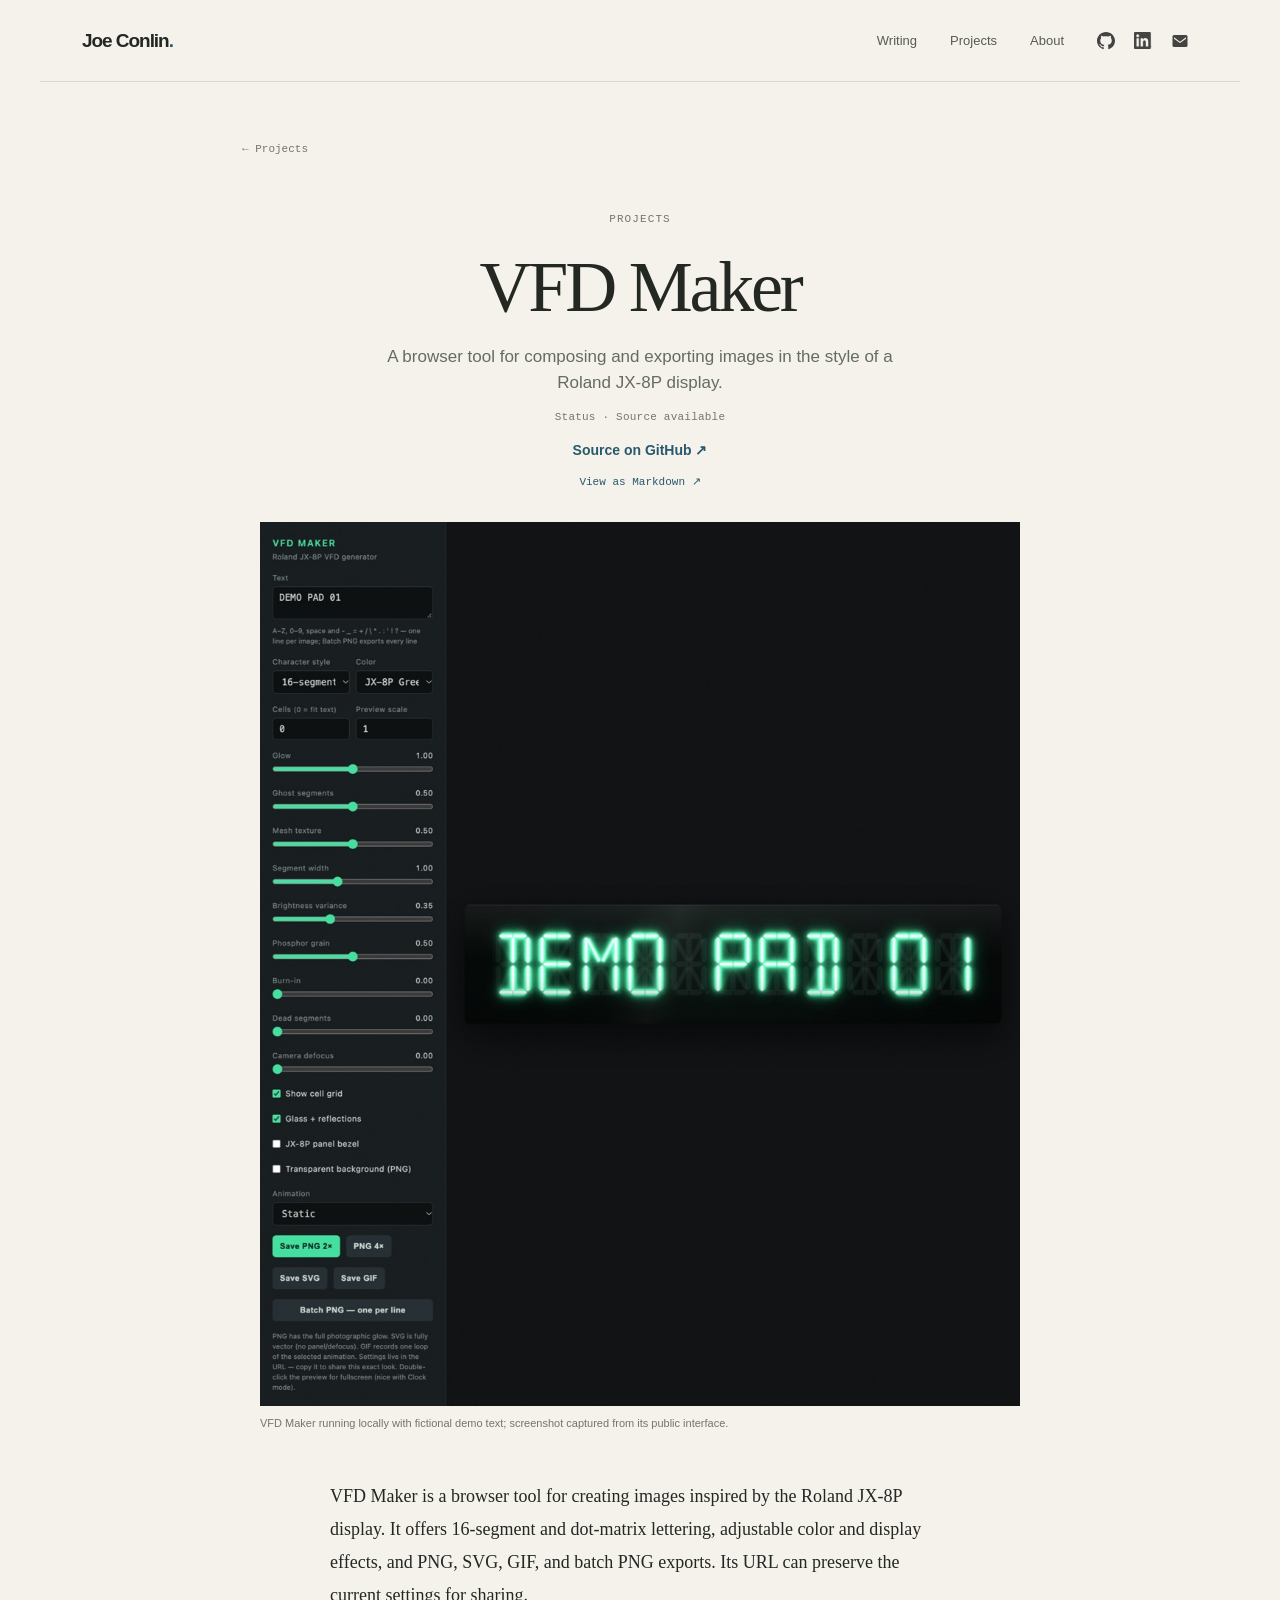
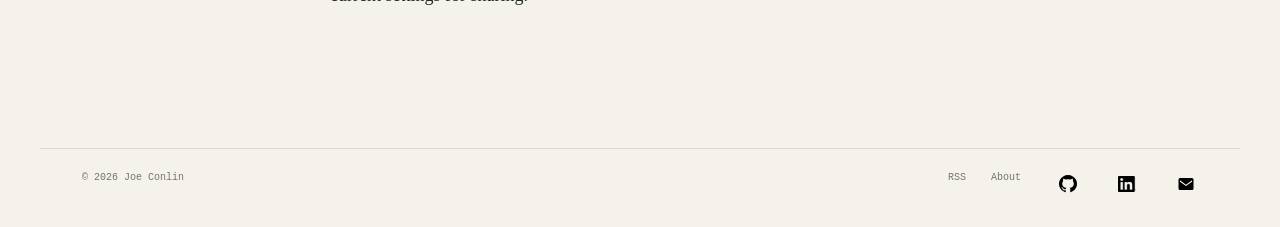
<file: projects/vfd-maker/index.html>
<!doctype html><html lang=en><head><meta charset=utf-8><meta name=viewport content="width=device-width,initial-scale=1"><meta name=description content="A browser tool for composing and exporting images in the style of a Roland JX-8P display."><link rel=canonical href=https://joeconlin.org/projects/vfd-maker/><link rel=icon href=/favicon.svg type=image/svg+xml><link rel=alternate type=application/rss+xml title="Joe Conlin — notes & work" href=/index.xml><link rel=stylesheet href="/css/site.css?v=project-links"><title>VFD Maker — Joe Conlin — notes & work</title><meta property="og:type" content="article"><meta property="og:site_name" content="Joe Conlin"><meta property="og:title" content="VFD Maker"><meta property="og:description" content="A browser tool for composing and exporting images in the style of a Roland JX-8P display."><meta property="og:url" content="https://joeconlin.org/projects/vfd-maker/"><meta property="og:image" content="https://joeconlin.org/images/vfd-maker-demo.jpg"><meta property="og:image:width" content="1032"><meta property="og:image:height" content="1200"><meta property="og:image:alt" content="VFD Maker open with a fictional “DEMO PAD 01” line displayed in green segmented lettering."><meta name=twitter:card content="summary_large_image"><script async src="https://www.googletagmanager.com/gtag/js?id=G-WJGXQ3BWRX"></script><script>window.dataLayer=window.dataLayer||[];function gtag(){dataLayer.push(arguments)}gtag("js",new Date),gtag("config","G-WJGXQ3BWRX")</script></head><body><header class=site-header><a class=wordmark href=/ aria-label="Joe Conlin home">Joe Conlin<span class=wordmark-dot>.</span></a><div class=header-actions><nav aria-label="Main navigation"><a href=/writing/>Writing</a><a href=/projects/>Projects</a><a href=/about/>About</a></nav><div class=header-social-links role=group aria-label="Profiles and contact"><a class=header-social-link href=https://github.com/joeconlin rel=me aria-label=GitHub><img src=/images/github.svg width=18 height=18 alt></a><a class=header-social-link href=https://www.linkedin.com/in/jtconlin/ rel=me aria-label=LinkedIn><img src=/images/linkedin-in-bug-black.png width=18 height=18 alt></a><a class=header-social-link href=mailto:hello@joeconlin.org aria-label=Email><img src=/images/email.svg width=18 height=18 alt></a></div></div></header><main class=article-main><a class=back-link href=/projects/>← Projects</a><article><header class=article-heading><p class=eyebrow>Projects</p><h1>VFD Maker</h1><p class=article-deck>A browser tool for composing and exporting images in the style of a Roland JX-8P display.</p><p class=article-status>Status · Source available</p><p class=project-links><a href=https://github.com/joeconlin/vfd-image-maker>Source on GitHub <span aria-hidden=true>↗</span></a></p><p class=markdown-version><a href=/projects/vfd-maker/index.md>View as Markdown <span aria-hidden=true>↗</span></a></p></header><figure class="figure figure-wide lead-figure"><img src=/images/vfd-maker-demo.jpg alt="VFD Maker open with a fictional “DEMO PAD 01” line displayed in green segmented lettering." width=1032 height=1200><figcaption>VFD Maker running locally with fictional demo text; screenshot captured from its public interface.</figcaption></figure><div class=prose><p>VFD Maker is a browser tool for creating images inspired by the Roland JX-8P display. It offers 16-segment and dot-matrix lettering, adjustable color and display effects, and PNG, SVG, GIF, and batch PNG exports. Its URL can preserve the current settings for sharing.</p></div></article></main><footer class=site-footer><span>© 2026 Joe Conlin</span><a href=/index.xml>RSS</a><a href=/about/>About</a><a class=profile-icon-link href=https://github.com/joeconlin rel=me aria-label=GitHub><img src=/images/github.svg width=18 height=18 alt></a><a class=profile-icon-link href=https://www.linkedin.com/in/jtconlin/ rel=me aria-label=LinkedIn><img src=/images/linkedin-in-bug-black.png width=18 height=18 alt></a><a class=profile-icon-link href=mailto:hello@joeconlin.org aria-label=Email><img src=/images/email.svg width=18 height=18 alt></a></footer></body></html>
</file>
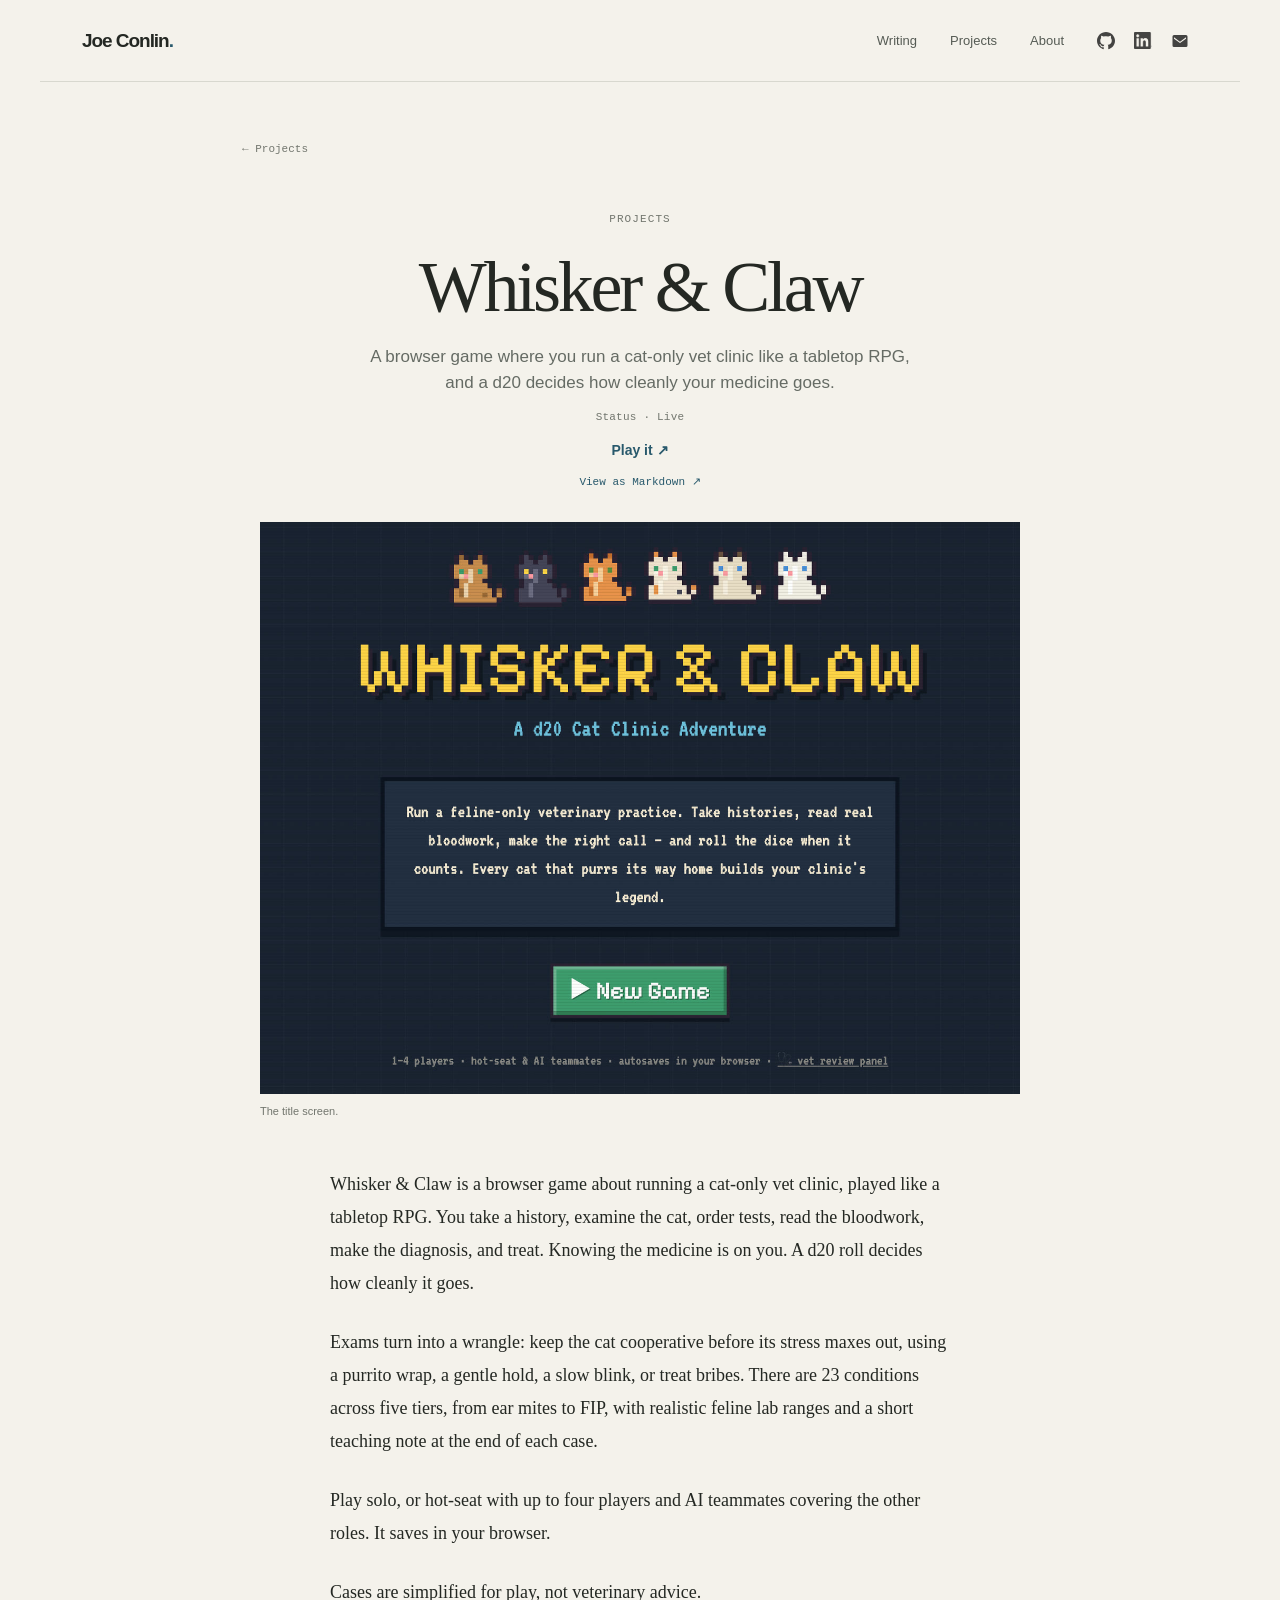
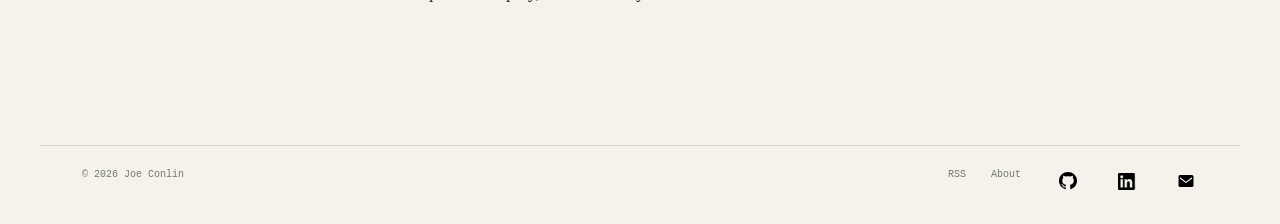
<file: projects/whisker-and-claw/index.html>
<!doctype html><html lang=en><head><meta charset=utf-8><meta name=viewport content="width=device-width,initial-scale=1"><meta name=description content="A browser game where you run a cat-only vet clinic like a tabletop RPG, and a d20 decides how cleanly your medicine goes."><link rel=canonical href=https://joeconlin.org/projects/whisker-and-claw/><link rel=icon href=/favicon.svg type=image/svg+xml><link rel=alternate type=application/rss+xml title="Joe Conlin — notes & work" href=/index.xml><link rel=stylesheet href="/css/site.css?v=project-links"><title>Whisker & Claw — Joe Conlin — notes & work</title><meta property="og:type" content="article"><meta property="og:site_name" content="Joe Conlin"><meta property="og:title" content="Whisker & Claw"><meta property="og:description" content="A browser game where you run a cat-only vet clinic like a tabletop RPG, and a d20 decides how cleanly your medicine goes."><meta property="og:url" content="https://joeconlin.org/projects/whisker-and-claw/"><meta property="og:image" content="https://joeconlin.org/images/whisker-and-claw.jpg"><meta property="og:image:width" content="1440"><meta property="og:image:height" content="1084"><meta property="og:image:alt" content="The Whisker & Claw title screen, with six pixel-art cats above the yellow title and a green New Game button."><meta name=twitter:card content="summary_large_image"><script async src="https://www.googletagmanager.com/gtag/js?id=G-WJGXQ3BWRX"></script><script>window.dataLayer=window.dataLayer||[];function gtag(){dataLayer.push(arguments)}gtag("js",new Date),gtag("config","G-WJGXQ3BWRX")</script></head><body><header class=site-header><a class=wordmark href=/ aria-label="Joe Conlin home">Joe Conlin<span class=wordmark-dot>.</span></a><div class=header-actions><nav aria-label="Main navigation"><a href=/writing/>Writing</a><a href=/projects/>Projects</a><a href=/about/>About</a></nav><div class=header-social-links role=group aria-label="Profiles and contact"><a class=header-social-link href=https://github.com/joeconlin rel=me aria-label=GitHub><img src=/images/github.svg width=18 height=18 alt></a><a class=header-social-link href=https://www.linkedin.com/in/jtconlin/ rel=me aria-label=LinkedIn><img src=/images/linkedin-in-bug-black.png width=18 height=18 alt></a><a class=header-social-link href=mailto:hello@joeconlin.org aria-label=Email><img src=/images/email.svg width=18 height=18 alt></a></div></div></header><main class=article-main><a class=back-link href=/projects/>← Projects</a><article><header class=article-heading><p class=eyebrow>Projects</p><h1>Whisker & Claw</h1><p class=article-deck>A browser game where you run a cat-only vet clinic like a tabletop RPG, and a d20 decides how cleanly your medicine goes.</p><p class=article-status>Status · Live</p><p class=project-links><a href=https://vet-game-six.vercel.app>Play it <span aria-hidden=true>↗</span></a></p><p class=markdown-version><a href=/projects/whisker-and-claw/index.md>View as Markdown <span aria-hidden=true>↗</span></a></p></header><figure class="figure figure-wide lead-figure"><img src=/images/whisker-and-claw.jpg alt="The Whisker & Claw title screen, with six pixel-art cats above the yellow title and a green New Game button." width=1440 height=1084><figcaption>The title screen.</figcaption></figure><div class=prose><p>Whisker & Claw is a browser game about running a cat-only vet clinic, played like a tabletop RPG. You take a history, examine the cat, order tests, read the bloodwork, make the diagnosis, and treat. Knowing the medicine is on you. A d20 roll decides how cleanly it goes.</p><p>Exams turn into a wrangle: keep the cat cooperative before its stress maxes out, using a purrito wrap, a gentle hold, a slow blink, or treat bribes. There are 23 conditions across five tiers, from ear mites to FIP, with realistic feline lab ranges and a short teaching note at the end of each case.</p><p>Play solo, or hot-seat with up to four players and AI teammates covering the other roles. It saves in your browser.</p><p>Cases are simplified for play, not veterinary advice.</p></div></article></main><footer class=site-footer><span>© 2026 Joe Conlin</span><a href=/index.xml>RSS</a><a href=/about/>About</a><a class=profile-icon-link href=https://github.com/joeconlin rel=me aria-label=GitHub><img src=/images/github.svg width=18 height=18 alt></a><a class=profile-icon-link href=https://www.linkedin.com/in/jtconlin/ rel=me aria-label=LinkedIn><img src=/images/linkedin-in-bug-black.png width=18 height=18 alt></a><a class=profile-icon-link href=mailto:hello@joeconlin.org aria-label=Email><img src=/images/email.svg width=18 height=18 alt></a></footer></body></html>
</file>
<file: css/site.css>
:root{--paper:#f4f2eb;--ink:#242823;--muted:#72766e;--line:#d8d8cf;--accent:#28596c;--serif:'Iowan Old Style',Baskerville,Georgia,serif;--sans:-apple-system,BlinkMacSystemFont,'Segoe UI',sans-serif;--mono:ui-monospace,SFMono-Regular,Menlo,monospace}
*{box-sizing:border-box}html{background:var(--paper);color:var(--ink);scroll-behavior:smooth}body{margin:0;font-family:var(--sans);font-size:16px;line-height:1.65;-webkit-font-smoothing:antialiased}a{color:inherit;text-decoration:none}a:hover{color:var(--accent)}a:focus-visible{outline:2px solid var(--accent);outline-offset:4px;border-radius:1px}.site-header{height:82px;max-width:1200px;margin:auto;padding:0 42px;display:flex;align-items:center;justify-content:space-between;border-bottom:1px solid var(--line)}.wordmark{font-weight:700;letter-spacing:-.055em;font-size:19px}.wordmark-dot{color:var(--accent)}nav{display:flex;gap:33px}nav a{display:inline-flex;align-items:center;min-height:44px;font-size:13px;color:#555b54}nav a[aria-current=page]{color:var(--ink)}.home-main,.page-main{max-width:1116px;margin:auto;padding:96px 42px 120px}.home-intro{padding:14px 0 90px;border-bottom:1px solid var(--line)}.eyebrow{font:11px/1.4 var(--mono);letter-spacing:.1em;text-transform:uppercase;color:var(--muted);margin:0 0 20px}.home-intro h1,.page-heading h1,.article-heading h1{font-family:var(--serif);font-weight:400;letter-spacing:-.045em;line-height:1.06}.home-intro h1{font-size:clamp(54px,7vw,88px);margin:0 0 25px}.intro-copy{font-size:18px;max-width:470px;color:#555b54;margin:0 0 22px}.text-link{font-size:13px;font-weight:600;color:var(--accent)}.text-link span{padding-left:7px}.home-columns{display:grid;grid-template-columns:1.15fr .85fr;gap:72px;padding-top:55px}.section-heading{display:flex;align-items:baseline;justify-content:space-between;border-bottom:1px solid var(--line);padding-bottom:14px;margin-bottom:0}.section-heading h2{font:500 21px var(--serif);margin:0}.section-heading>a{font-size:12px;color:var(--accent)}.list-row{border-bottom:1px solid var(--line)}.row-link{display:flex;align-items:center;gap:18px;padding:17px 0;min-width:0}.row-image{width:88px;height:72px;object-fit:cover;background:#e8e6de;flex:none}.row-content{display:flex;flex-direction:column;min-width:0}.row-date{font:10px var(--mono);color:var(--muted);letter-spacing:.035em}.row-title{font:500 17px/1.35 var(--serif);margin:4px 0}.row-summary{font-size:12px;line-height:1.5;color:#676d65}.row-arrow{font-size:13px;color:var(--accent);margin-left:auto;align-self:flex-start;padding-top:4px}.page-main{min-height:calc(100vh - 150px);max-width:900px}.page-heading{padding:30px 0 58px}.page-heading .eyebrow{margin-bottom:15px}.page-heading h1{font-size:clamp(48px,7vw,72px);margin:0 0 17px}.page-heading>p:last-child{font-size:16px;color:#656b64;margin:0}.list-rows .row-link{padding:23px 0}.list-rows .row-image{width:160px;height:112px}.list-rows .row-title{font-size:20px}.list-rows .row-summary{font-size:13px}.article-main{max-width:880px;margin:auto;padding:52px 42px 110px}.back-link{font:11px var(--mono);color:var(--muted)}.article-heading{max-width:680px;margin:52px auto 34px;text-align:center}.article-heading .eyebrow{margin-bottom:21px}.article-heading h1{font-size:clamp(44px,6.4vw,72px);margin:0 0 19px}.article-deck{max-width:550px;margin:auto;color:#656b64;font-size:17px;line-height:1.55}.figure{margin:36px auto 39px}.figure img{display:block;width:100%;height:auto;background:#e8e6de}.figure figcaption{font:11px/1.5 var(--sans);color:var(--muted);padding-top:9px}.figure-inline{max-width:540px}.figure-wide{max-width:100%}.lead-figure{margin:0 auto 49px;max-width:760px}.prose{max-width:620px;margin:auto;font-family:var(--serif);font-size:18px;line-height:1.83}.prose p{margin:0 0 1.45em}.prose blockquote{font:15px/1.7 var(--sans);margin:0 0 2em;padding:16px 21px;border-left:2px solid var(--accent);background:#ebeae3}.related{max-width:620px;margin:50px auto 0;padding-top:18px;border-top:1px solid var(--line);display:flex;justify-content:space-between;align-items:baseline}.related .eyebrow{margin:0}.related a{font:500 16px var(--serif);color:var(--accent)}.site-footer{max-width:1200px;margin:auto;padding:23px 42px 30px;border-top:1px solid var(--line);display:flex;gap:25px;font:10px var(--mono);color:var(--muted)}.site-footer span{margin-right:auto}.site-footer a:hover{color:var(--accent)}a:focus-visible{outline:2px solid var(--accent);outline-offset:4px;border-radius:1px}
@media(max-width:700px){.site-header{height:68px;padding:0 16px}.header-actions{gap:7px}nav{gap:12px}nav a{font-size:11px}.header-social-links{gap:0}.header-social-link{width:28px}.home-main,.page-main{padding:60px 22px 78px}.home-intro{padding-bottom:62px}.home-intro h1{font-size:clamp(52px,13vw,72px)}.intro-copy{font-size:16px}.home-columns{display:block;padding-top:38px}.home-section+.home-section{margin-top:48px}.row-link{gap:12px}.row-image{width:70px;height:63px}.row-summary{display:none}.page-heading{padding:20px 0 38px}.page-heading h1{font-size:54px}.list-rows .row-link{gap:14px;padding:18px 0}.list-rows .row-image{width:88px;height:76px}.list-rows .row-title{font-size:17px}.list-rows .row-summary{display:block;font-size:11px}.article-main{padding:35px 22px 72px}.article-heading{margin:40px auto 28px}.article-heading h1{font-size:46px}.article-deck{font-size:15px}.lead-figure{margin-bottom:34px}.prose{font-size:17px;line-height:1.75}.figure{margin:28px auto}.related{display:block}.related .eyebrow{margin-bottom:8px}.site-footer{padding:19px 22px 26px;gap:12px;font-size:9px;flex-wrap:wrap}.site-footer span{flex-basis:100%;margin-right:0}.site-footer a{min-height:40px;display:inline-flex;align-items:center}}
@media(prefers-reduced-motion:reduce){html{scroll-behavior:auto}*{animation-duration:.01ms!important;transition-duration:.01ms!important}}
.markdown-version{margin:13px 0 0;font:11px var(--mono);color:var(--accent)}
.markdown-version a:hover{text-decoration:underline;text-underline-offset:3px}

.profile-icon-link{display:inline-grid;place-items:center;width:44px;height:44px;margin:-10px -10px -10px 0}.profile-icon-link img{display:block;width:18px;height:18px;object-fit:contain}
.header-actions{display:flex;align-items:center;gap:24px}.header-social-links{display:flex;align-items:center;gap:1px}.header-social-link{display:inline-grid;place-items:center;width:36px;height:44px;opacity:.72}.header-social-link:hover{opacity:1}.header-social-link img{display:block;width:18px;height:18px;object-fit:contain}.home-empty{max-width:400px;color:var(--muted);font-size:14px;line-height:1.6;padding:18px 0;margin:0}.list-intro{margin:16px 0 0;color:#656b64;font-size:14px}.article-status{margin:14px 0 0;font:11px var(--mono);color:var(--muted);letter-spacing:.02em}
@media(max-width:400px){.site-header{padding:0 14px}.header-actions{gap:2px}nav{gap:8px}.header-social-link{width:24px}.header-social-link img{width:16px;height:16px}}
@media(max-width:340px){.wordmark{font-size:16px}nav{gap:6px}}
.project-links{display:flex;flex-wrap:wrap;justify-content:center;gap:8px 22px;margin:16px 0 0;font-size:14px;font-weight:600}.project-links a{color:var(--accent)}.project-links a:hover{text-decoration:underline;text-underline-offset:3px}
</file>
<file: office-preview/css/office-preview.css>
.office-page{--office-ink:#f3f0e7;--office-muted:#b2b0a6;--office-paper:#f4f2eb;background:#181a18;color:var(--office-ink)}
.skip-link{position:absolute;top:8px;left:8px;z-index:20;transform:translateY(-150%);padding:10px 14px;background:#fff;color:#111}.skip-link:focus{transform:none}
.office-header{height:78px;max-width:none;padding:0 clamp(22px,5vw,76px);display:flex;align-items:center;justify-content:space-between;border-bottom:1px solid #343630;background:#181a18}
.office-mark{color:#f3f0e7;font-weight:700;letter-spacing:-.055em;font-size:19px}.office-mark span{color:#cf956c}
.office-header nav{display:flex;gap:clamp(18px,3vw,38px)}.office-header nav a{color:#d4d0c5;min-height:44px;display:flex;align-items:center;font-size:13px}.office-header nav a:hover,.office-header nav a:focus-visible{color:#fff}
.office-mark{flex-shrink:0}.office-header-actions{display:flex;align-items:center;gap:clamp(12px,2.5vw,30px)}.office-social-links{display:flex;align-items:center;gap:2px}.office-social-link{display:inline-grid;place-items:center;width:36px;height:44px}.office-social-link img{display:block;width:18px;height:18px;object-fit:contain;filter:brightness(0) invert(1);opacity:.8}.office-social-link:hover img{opacity:1}.office-empty{max-width:360px;padding:20px 0;margin:0;color:#686d65;font-size:14px;line-height:1.65}
.office-hero{position:relative;min-height:min(760px,calc(100svh - 78px));height:min(760px,calc(100svh - 78px));overflow:hidden;background:#25231f;isolation:isolate}
.office-image{position:absolute;inset:0;width:100%;height:100%;object-fit:cover;object-position:center 55%;z-index:-2}
.office-shade{position:absolute;inset:0;z-index:-1;background:linear-gradient(90deg,rgba(17,19,18,.91) 0%,rgba(17,19,18,.78) 29%,rgba(17,19,18,.28) 58%,rgba(17,19,18,.04) 100%),linear-gradient(0deg,rgba(17,19,18,.36),transparent 28%);pointer-events:none}
.office-copy{position:absolute;top:50%;left:clamp(28px,10.2vw,158px);width:min(760px,70vw);transform:translateY(-52%)}
.office-eyebrow{margin:0 0 22px;font:11px/1.4 var(--mono);letter-spacing:.14em;text-transform:uppercase;color:#d8ad88}
.office-copy h1{font:400 clamp(54px,7.3vw,96px)/.99 var(--serif);letter-spacing:-.052em;margin:0 0 24px;max-width:510px;color:#fbf7eb}
.office-deck{max-width:410px;color:#dedbd1;font-size:clamp(16px,1.45vw,19px);line-height:1.6;margin:0 0 23px}
.office-about{display:inline-flex;align-items:center;gap:8px;color:#f5c49b;font-size:13px;font-weight:600;min-height:44px}.office-about:hover{color:white}
.office-light,.office-dust{position:absolute;inset:0;pointer-events:none;display:none}
.office-light{mix-blend-mode:screen;filter:blur(18px);transform-origin:center;animation-play-state:paused}
.office-light--daylight{z-index:0;background:radial-gradient(ellipse 28% 64% at 96% 7%,rgba(197,220,237,.16) 0%,rgba(197,220,237,.095) 38%,rgba(197,220,237,.025) 72%,transparent 100%),radial-gradient(ellipse 36% 58% at 83% 21%,rgba(192,219,239,.09) 0%,rgba(192,219,239,.035) 50%,transparent 100%);opacity:.5;animation:light-breathe 11s ease-in-out infinite alternate}
.office-light--lamp{z-index:1;background:radial-gradient(ellipse 24% 19% at 57% 49%,rgba(255,213,157,.21) 0%,rgba(255,213,157,.12) 38%,rgba(255,213,157,.025) 78%,transparent 100%),radial-gradient(ellipse 37% 29% at 60% 60%,rgba(255,202,132,.09) 0%,rgba(255,202,132,.035) 48%,transparent 100%);opacity:.5;animation:light-breathe 13s ease-in-out -4s infinite alternate}
.office-dust{z-index:2;overflow:hidden}
.office-dust span{position:absolute;width:1.5px;height:1.5px;border-radius:50%;opacity:.12;animation:dust-life 8.5s ease-in-out var(--dust-delay,0s) infinite alternate;animation-play-state:paused}
.office-dust .dust-cool{background:rgba(220,238,250,.9);box-shadow:0 0 2px .5px rgba(198,226,246,.22)}
.office-dust .dust-warm{background:rgba(255,239,209,.86);box-shadow:0 0 2px .5px rgba(255,222,170,.2)}
.office-dust span:nth-child(1){left:80%;top:17%;--dust-delay:-1.2s;--drift-x:8px;--drift-y:-9px}
.office-dust span:nth-child(2){left:86%;top:25%;--dust-delay:-5.5s;--drift-x:-10px;--drift-y:-7px}
.office-dust span:nth-child(3){left:91%;top:36%;--dust-delay:-2.9s;--drift-x:12px;--drift-y:-8px}
.office-dust span:nth-child(4){left:77%;top:45%;--dust-delay:-7s;--drift-x:-8px;--drift-y:-10px}
.office-dust span:nth-child(5){left:55%;top:54%;--dust-delay:-3.7s;--drift-x:9px;--drift-y:-7px}
.office-dust span:nth-child(6){left:64%;top:58%;--dust-delay:-6.2s;--drift-x:-12px;--drift-y:-8px}
.office-dust span:nth-child(7){left:71%;top:66%;--dust-delay:-2.1s;--drift-x:8px;--drift-y:-11px}
.office-dust span:nth-child(8){left:60%;top:69%;--dust-delay:-4.9s;--drift-x:-9px;--drift-y:-7px}
.office-dust span:nth-child(9){left:78%;top:72%;--dust-delay:-1.8s;--drift-x:11px;--drift-y:-9px}
.office-dust span:nth-child(10){left:84%;top:32%;--dust-delay:-4.1s;--drift-x:-9px;--drift-y:-8px}
.office-dust span:nth-child(11){left:62%;top:62%;--dust-delay:-.8s;--drift-x:10px;--drift-y:-8px}
.office-dust span:nth-child(12){left:73%;top:59%;--dust-delay:-6.7s;--drift-x:-8px;--drift-y:-10px}
.office-copy{z-index:3}
.office-page.atmosphere-running .office-light,.office-page.atmosphere-running .office-dust span{animation-play-state:running}
@keyframes light-breathe{from{opacity:.42;transform:translate3d(-.18%,.1%,0) scale(.995)}to{opacity:.62;transform:translate3d(.18%,-.1%,0) scale(1.005)}}
@keyframes dust-life{from{opacity:.1;transform:translate3d(0,0,0)}to{opacity:.64;transform:translate3d(var(--drift-x,8px),var(--drift-y,-8px),0)}}
.office-reading{display:grid;grid-template-columns:1.08fr .92fr;gap:clamp(44px,8vw,110px);padding:76px clamp(24px,9vw,136px) 98px;background:var(--office-paper);color:#242823}
.office-column .list-row{border-color:#d8d8cf}.office-section-heading{display:flex;align-items:baseline;justify-content:space-between;border-bottom:1px solid #bfc0b8;padding-bottom:14px;margin-bottom:0}.office-section-heading h2{font:500 22px var(--serif);margin:0}.office-section-heading>a{font-size:12px;color:#28596c;white-space:nowrap}.office-reading .row-link{padding:20px 0}.office-reading .row-image{width:78px;height:66px}
.office-footer{background:#f4f2eb;color:#72766e;border-top:1px solid #d8d8cf;max-width:none;padding:22px clamp(24px,9vw,136px) 28px;display:flex;align-items:center;gap:25px;font:10px var(--mono)}.office-footer>span:first-child{margin-right:auto}.office-footer a:hover{color:#28596c}
.office-page a:focus-visible,.office-page button:focus-visible{outline:2px solid #e4a87b;outline-offset:4px;border-radius:1px}
@media(max-width:780px){.office-header{height:68px}.office-hero{height:min(690px,calc(100svh - 68px));min-height:600px}.office-image{object-position:62% center}.office-shade{background:linear-gradient(90deg,rgba(17,19,18,.88),rgba(17,19,18,.61) 56%,rgba(17,19,18,.1)),linear-gradient(0deg,rgba(17,19,18,.35),transparent 35%)}.office-copy{left:clamp(25px,7vw,58px);width:min(470px,68vw)}.office-copy h1{font-size:clamp(52px,10vw,78px)}.office-reading{padding:56px clamp(23px,7vw,54px) 72px;grid-template-columns:1fr;gap:46px}.office-image,.office-light,.office-dust span{animation:none!important}.office-light,.office-dust{display:none}}
@media(max-width:480px){.office-header{padding:0 19px}.office-header-actions{gap:5px}.office-header nav{gap:10px}.office-header nav a{font-size:11px}.office-social-links{gap:0}.office-social-link{width:28px}.office-hero{height:calc(100svh - 68px);min-height:590px;max-height:720px}.office-image{object-position:62% center}.office-shade{background:linear-gradient(0deg,rgba(17,19,18,.92) 0%,rgba(17,19,18,.72) 43%,rgba(17,19,18,.03) 100%)}.office-copy{top:auto;bottom:91px;left:24px;transform:none;width:calc(100% - 48px)}.office-eyebrow{margin-bottom:16px}.office-copy h1{font-size:clamp(48px,14vw,66px);margin-bottom:18px}.office-deck{font-size:15px;max-width:350px}.office-footer{padding:18px 22px 22px;gap:15px;flex-wrap:wrap}}
@media(prefers-reduced-motion:reduce){.office-image,.office-light,.office-dust span{animation:none!important}.office-light,.office-dust{display:none}.office-page{scroll-behavior:auto}}
@media(min-width:1024px) and (pointer:fine) and (prefers-reduced-motion:no-preference){.office-light,.office-dust{display:block}}
@media(max-width:400px){.office-header{padding:0 14px}.office-header-actions{gap:2px}.office-header nav{gap:8px}.office-social-link{width:24px}.office-social-link img{width:16px;height:16px}}
@media(max-width:340px){.office-mark{font-size:16px}.office-header nav{gap:6px}}
</file>
